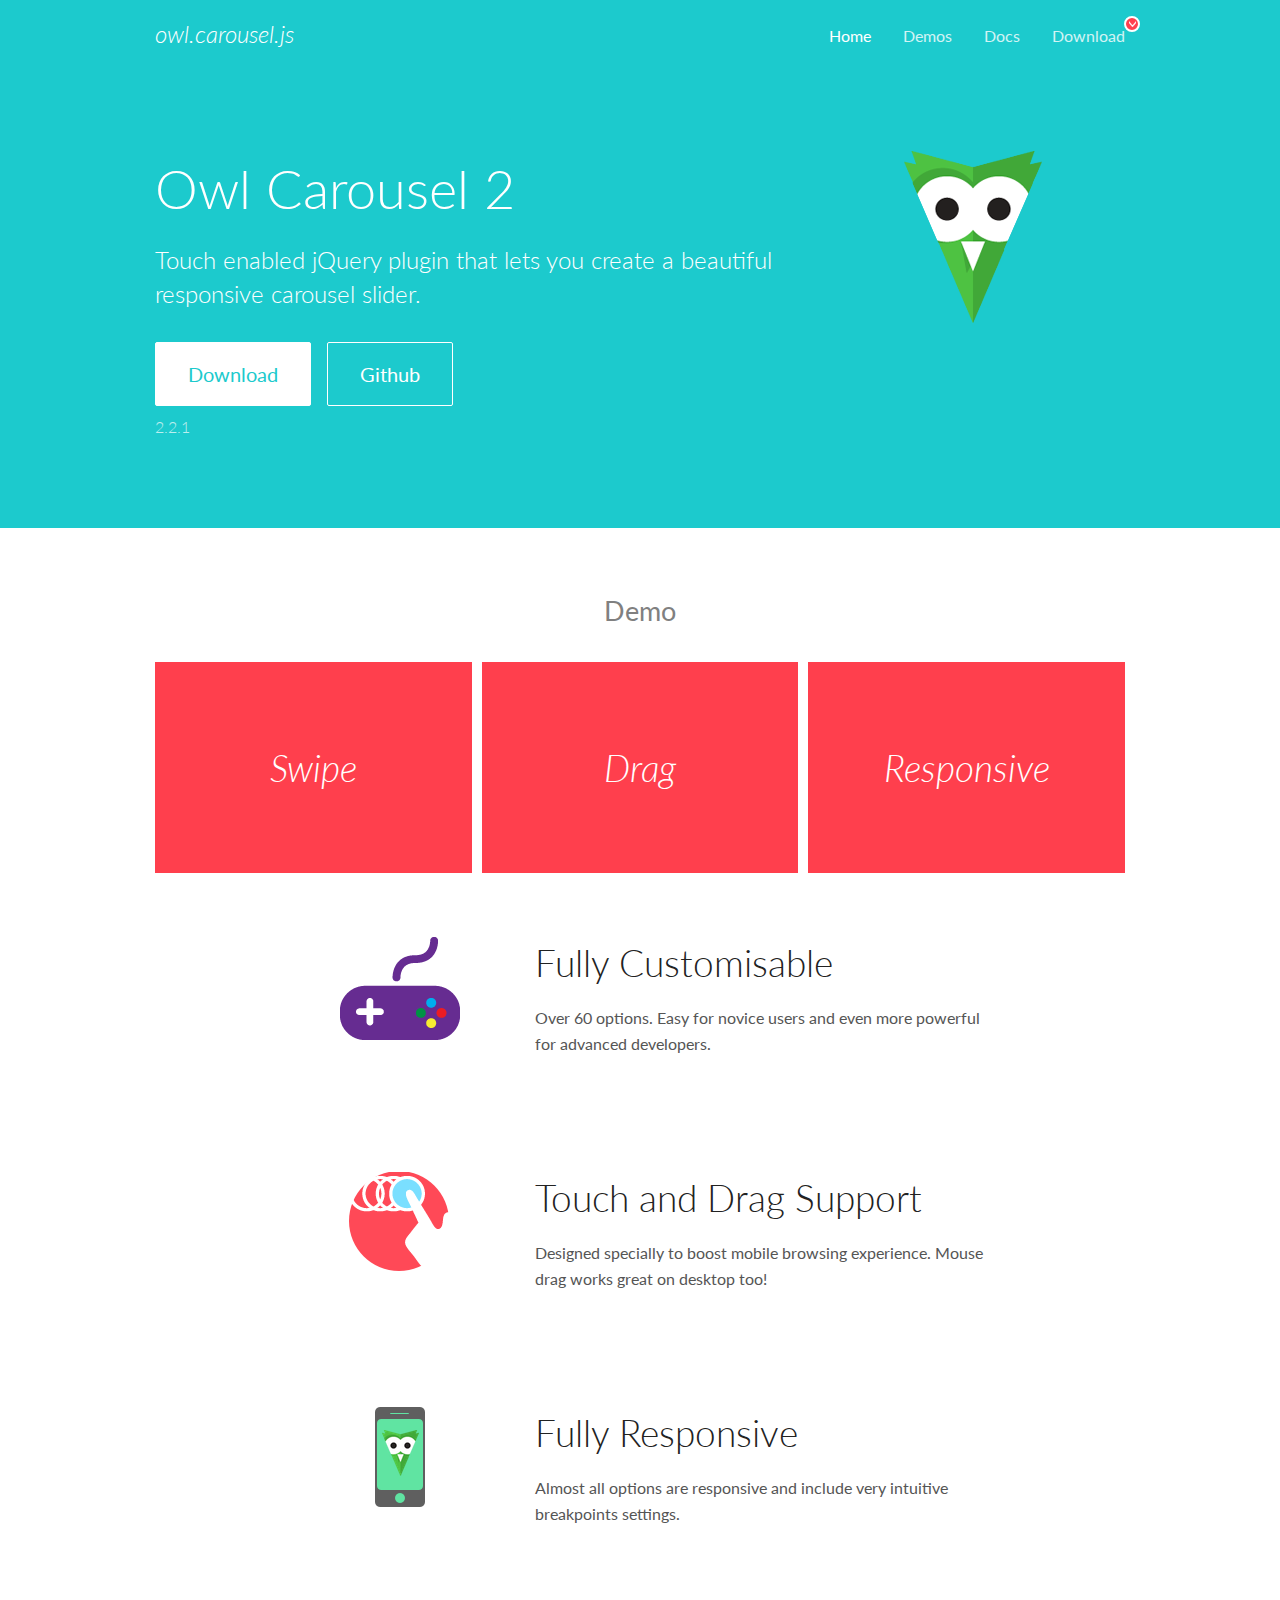
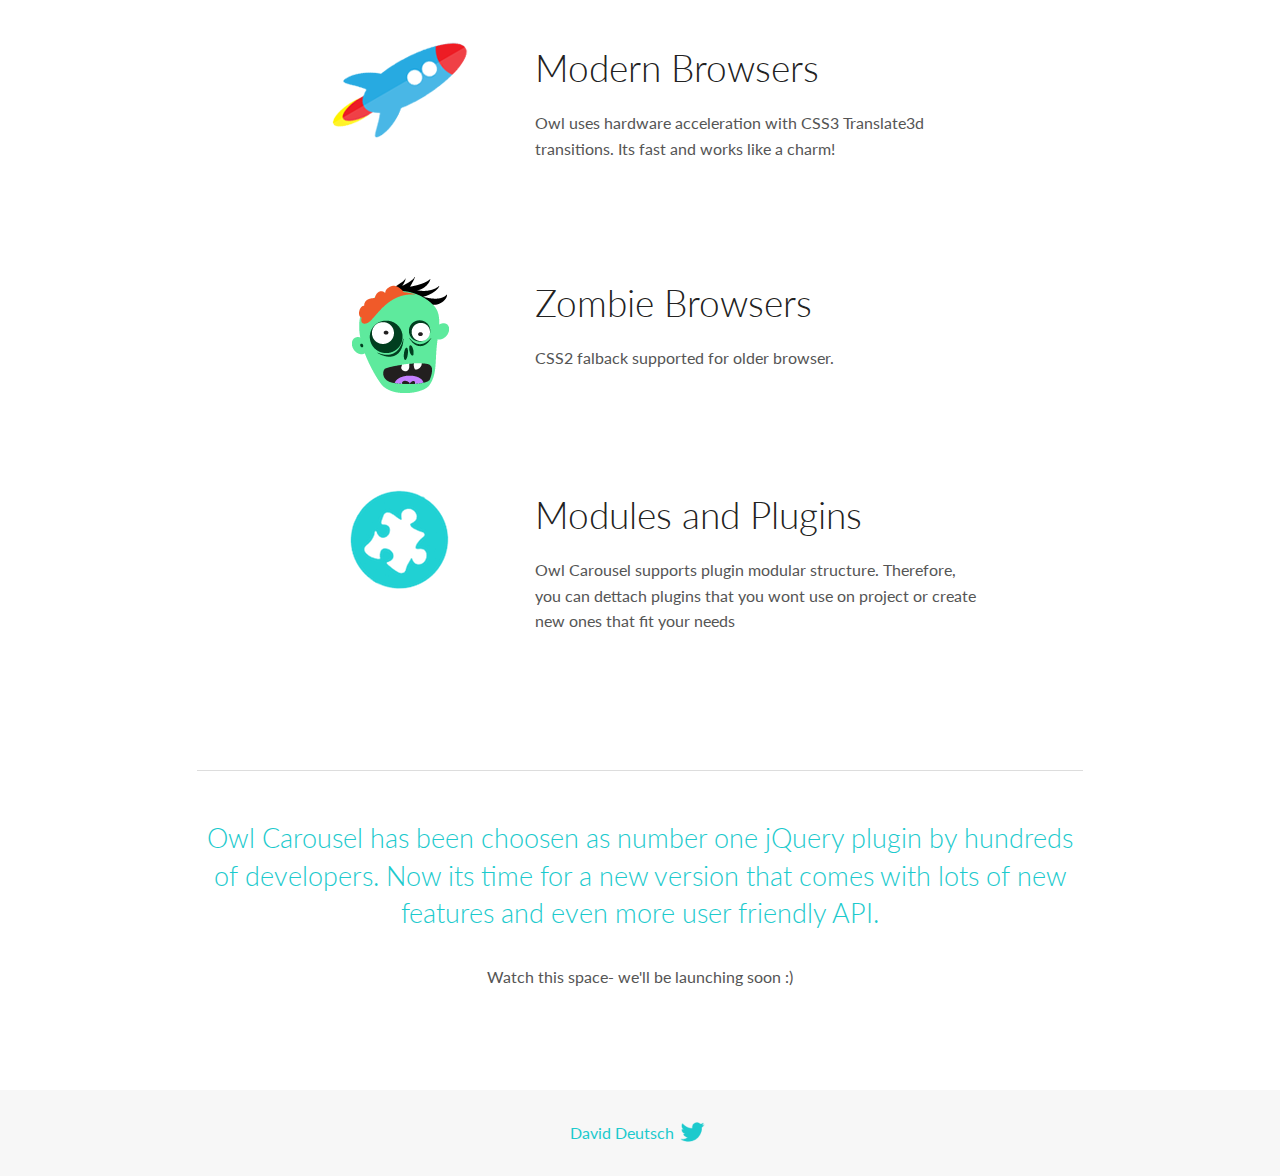
<file: lib/OwlCarousel2/docs/index.html>
<!DOCTYPE html>
<html lang="en">
  <head>

    <!-- head -->
    <meta charset="utf-8">
    <meta name="msapplication-tap-highlight" content="no" />
    <meta name="viewport" content="width=device-width, initial-scale=1.0" />
    <meta name="description" content="Touch enabled jQuery plugin that lets you create beautiful responsive carousel slider.">
    <meta name="author" content="David Deutsch">
    <title>
      Home | Owl Carousel | 2.2.1
    </title>

    <!-- Stylesheets -->
    <link href='https://fonts.googleapis.com/css?family=Lato:300,400,700,400italic,300italic' rel='stylesheet' type='text/css'>
    <link rel="stylesheet" href="assets/css/docs.theme.min.css">

    <!-- Owl Stylesheets -->
    <link rel="stylesheet" href="assets/owlcarousel/assets/owl.carousel.min.css">
    <link rel="stylesheet" href="assets/owlcarousel/assets/owl.theme.default.min.css">

    <!-- HTML5 shim and Respond.js IE8 support of HTML5 elements and media queries -->

    <!--[if lt IE 9]>
      <script src="https://oss.maxcdn.com/libs/html5shiv/3.7.0/html5shiv.js"></script>
      <script src="https://oss.maxcdn.com/libs/respond.js/1.3.0/respond.min.js"></script>
    <![endif]-->

    <!-- Favicons -->
    <link rel="apple-touch-icon-precomposed" sizes="144x144" href="assets/ico/apple-touch-icon-144-precomposed.png">
    <link rel="shortcut icon" href="assets/ico/favicon.png">
    <link rel="shortcut icon" href="favicon.ico">

    <!-- Yeah i know js should not be in header. Its required for demos.-->

    <!-- javascript -->
    <script src="assets/vendors/jquery.min.js"></script>
    <script src="assets/owlcarousel/owl.carousel.js"></script>
  </head>
  <body>

    <!-- header -->
    <header class="header">
      <div class="row">
        <div class="large-12 columns">
          <div class="brand left">
            <h3>
              <a href="/OwlCarousel2/">owl.carousel.js</a> 
            </h3>
          </div>
          <a id="toggle-nav" class="right">
            <span></span> <span></span> <span></span> 
          </a> 
          <div class="nav-bar">
            <ul class="clearfix">
              <li class="active">
                <a href="/OwlCarousel2/index.html">Home</a> 
              </li>
              <li> <a href="/OwlCarousel2/demos/demos.html">Demos</a>  </li>
              <li> <a href="/OwlCarousel2/docs/started-welcome.html">Docs</a>  </li>
              <li>
                <a href="https://github.com/OwlCarousel2/OwlCarousel2/archive/2.2.1.zip">Download</a> 
                <span class="download"></span> 
              </li>
            </ul>
          </div>
        </div>
      </div>
    </header>

    <!-- home panel -->
    <section id="hero">
      <div class="row">
        <div class="large-8 medium-8 columns">
          <h1>Owl Carousel 2</h1>
          <h4>Touch enabled jQuery plugin that lets you create a beautiful responsive carousel slider.</h4>
          <a href="https://github.com/OwlCarousel2/OwlCarousel2/archive/2.2.1.zip" class="hero-button">Download</a> 
          <a href="https://github.com/OwlCarousel2/OwlCarousel2" class="hero-button outline">Github</a> 
          <p>2.2.1</p>
        </div>
        <div class="large-4 medium-4 columns">
          <img class="owl-logo" src="assets/img/owl-logo.png" alt="mr. Owl">
        </div>
      </div>
    </section>

    <!-- body -->
    <div class="home-demo">
      <div class="row">
        <div class="large-12 columns">
          <h3>Demo</h3>
          <div class="owl-carousel">
            <div class="item">
              <h2>Swipe</h2>
            </div>
            <div class="item">
              <h2>Drag</h2>
            </div>
            <div class="item">
              <h2>Responsive</h2>
            </div>
            <div class="item">
              <h2>CSS3</h2>
            </div>
            <div class="item">
              <h2>Fast</h2>
            </div>
            <div class="item">
              <h2>Easy</h2>
            </div>
            <div class="item">
              <h2>Free</h2>
            </div>
            <div class="item">
              <h2>Upgradable</h2>
            </div>
            <div class="item">
              <h2>Tons of options</h2>
            </div>
            <div class="item">
              <h2>Infinity</h2>
            </div>
            <div class="item">
              <h2>Auto Width</h2>
            </div>
          </div>
        </div>
      </div>
    </div>
    <script>
      var owl = $('.owl-carousel');
      owl.owlCarousel({
        margin: 10,
        loop: true,
        responsive: {
          0: {
            items: 1
          },
          600: {
            items: 2
          },
          1000: {
            items: 3
          }
        }
      })
    </script>

    <!-- features -->
    <div id="features">
      <div class="row">
        <div class="small-12 medium-9 small-centered columns">
          <section class="row feature">
            <div class="medium-4 small-12 columns">
              <img src="assets/img/feature-options.png" alt="">
            </div>
            <div class="medium-8 small-12 columns">
              <h2>Fully Customisable</h2>
              <p>Over 60 options. Easy for novice users and even more powerful for advanced developers.</p>
            </div>
          </section>
          <section class="row feature">
            <div class="medium-4 small-12 columns">
              <img src="assets/img/feature-drag.png" alt="">
            </div>
            <div class="medium-8 small-12 columns">
              <h2>Touch and Drag Support</h2>
              <p>Designed specially to boost mobile browsing experience. Mouse drag works great on desktop too!</p>
            </div>
          </section>
          <section class="row feature">
            <div class="medium-4 small-12 columns">
              <img src="assets/img/feature-responsive.png" alt="">
            </div>
            <div class="medium-8 small-12 columns">
              <h2>Fully Responsive</h2>
              <p>Almost all options are responsive and include very intuitive breakpoints settings.</p>
            </div>
          </section>
          <section class="row feature">
            <div class="medium-4 small-12 columns">
              <img src="assets/img/feature-modern.png" alt="">
            </div>
            <div class="medium-8 small-12 columns">
              <h2>Modern Browsers</h2>
              <p>Owl uses hardware acceleration with CSS3 Translate3d transitions. Its fast and works like a charm! </p>
            </div>
          </section>
          <section class="row feature">
            <div class="medium-4 small-12 columns">
              <img src="assets/img/feature-zombie.png" alt="">
            </div>
            <div class="medium-8 small-12 columns">
              <h2>Zombie Browsers</h2>
              <p>CSS2 falback supported for older browser.</p>
            </div>
          </section>
          <section class="row feature">
            <div class="medium-4 small-12 columns">
              <img src="assets/img/feature-module.png" alt="">
            </div>
            <div class="medium-8 small-12 columns">
              <h2>Modules and Plugins</h2>
              <p>Owl Carousel supports plugin modular structure. Therefore, you can dettach plugins that you wont use on project or create new ones that fit your needs</p>
            </div>
          </section>
        </div>
      </div>
    </div>

    <!-- footer -->
    <section id="teaser-text">
      <div class="row">
        <div class="small-12 medium-11 small-centered columns">
          <hr>
          <h3 id="owl-carousel-has-been-choosen-as-number-one-jquery-plugin-by-hundreds-of-developers-now-its-time-for-a-new-version-that-comes-with-lots-of-new-features-and-even-more-user-friendly-api-">Owl Carousel has been choosen as number one jQuery plugin by hundreds of developers. Now its time for a new version that comes with lots of new features and even more user friendly API.</h3>
          <p>Watch this space- we&#39;ll be launching soon :)</p>
        </div>
      </div>
    </section>

    <!-- footer -->
    <footer class="footer">
      <div class="row">
        <div class="large-12 columns">
          <h5>
            <a href="/OwlCarousel2/docs/support-contact.html">David Deutsch</a> 
            <a id="custom-tweet-button" href="https://twitter.com/share?url=https://github.com/OwlCarousel2/OwlCarousel2&text=Owl Carousel - This is so awesome! " target="_blank"></a> 
          </h5>
        </div>
      </div>
    </footer>

    <!-- vendors -->
    <script src="assets/vendors/highlight.js"></script>
    <script src="assets/js/app.js"></script>
  </body>
</html>
</file>
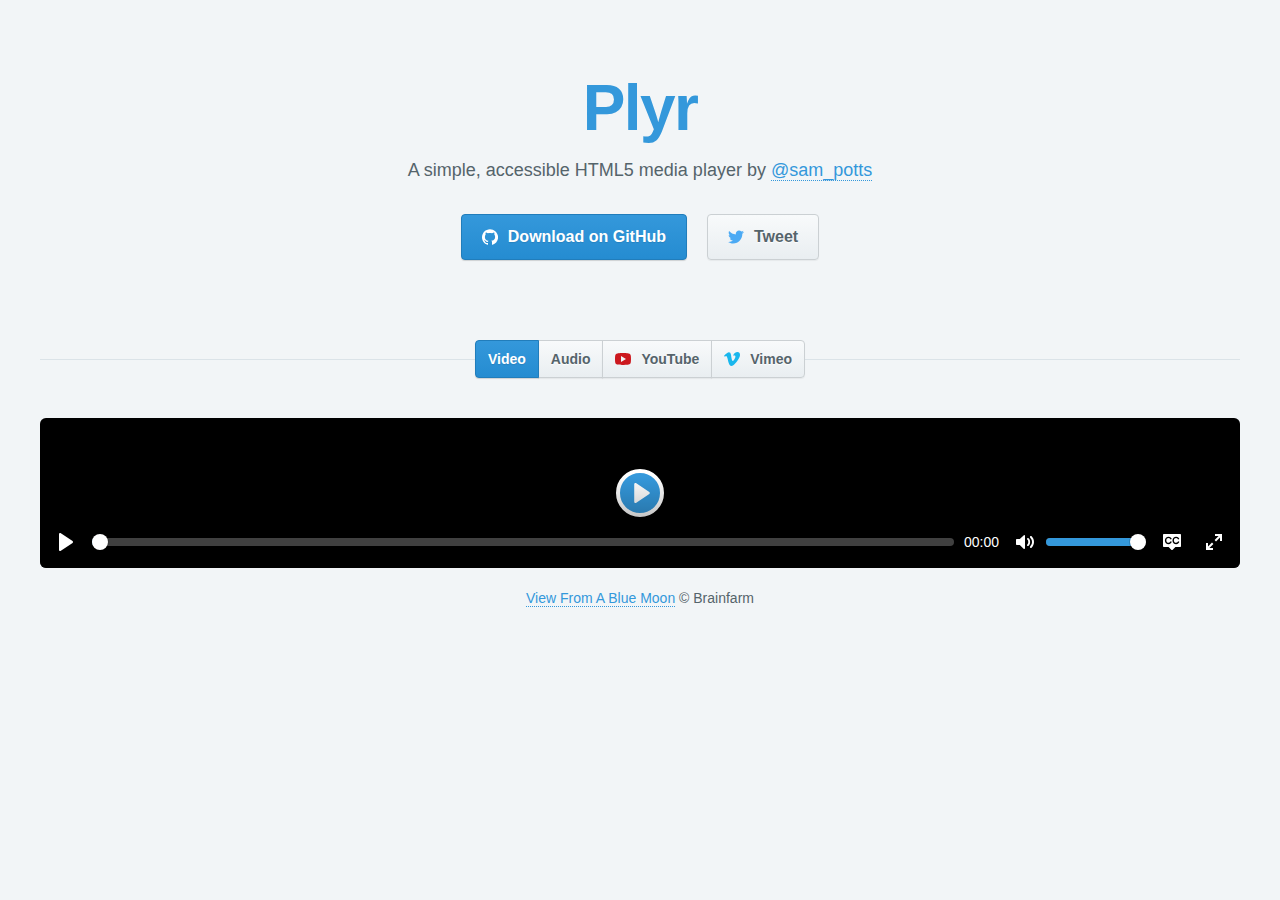
<file: lib/plyr/demo/index.html>
<!doctype html>
<html lang="en">
    <head>
        <meta charset="utf-8" />
        <title>Plyr - A simple HTML5 media player</title>
        <meta name="description" content="A simple HTML5 media player with custom controls and WebVTT captions.">
        <meta name="author" content="Sam Potts">
        <meta name="viewport" content="width=device-width, initial-scale=1">

        <!-- Styles -->
        <link rel="stylesheet" href="../dist/plyr.css">

        <!-- Docs styles -->
        <link rel="stylesheet" href="dist/demo.css">
    </head>
    <body>
        <header>
            <h1>Plyr</h1>
            <p>A simple, accessible HTML5 media player by <a href="https://twitter.com/sam_potts" target="_blank">@sam_potts</a></p>
            <nav>
                <ul>
                    <li>
                        <a href="https://github.com/sampotts/plyr" target="_blank" class="btn btn--large btn--primary" data-shr-network="github">
                            <svg class="icon"><use xlink:href="#icon-github"/></svg>Download on GitHub
                        </a>
                    </li>
                    <li>
                        <a href="https://twitter.com/intent/tweet?text=A+simple+HTML5+media+player+with+custom+controls+and+WebVTT+captions.&url=http%3A%2F%2Fplyr.io&via=Sam_Potts" target="_blank" class="btn btn--large btn--twitter" data-shr-network="twitter">
                            <svg class="icon"><use xlink:href="#icon-twitter"/></svg>Tweet
                        </a>
                    </li>
                </ul>
            </nav>
        </header>

        <main role="main" id="main">
            <nav class="btn__bar">
                <ul>
                    <li class="active">
                        <button type="button" class="btn" data-source="video">Video</button>
                    </li>
                    <li>
                        <button type="button" class="btn" data-source="audio">Audio</button>
                    </li>
                    <li>
                        <button type="button" class="btn btn--youtube" data-source="youtube"><svg class="icon"><use xlink:href="#icon-youtube"/></svg>YouTube</button>
                    </li>
                    <li>
                        <button type="button" class="btn btn--vimeo" data-source="vimeo"><svg class="icon"><use xlink:href="#icon-vimeo"/></svg>Vimeo</button>
                    </li>
                </ul>
            </nav>
            <section>
                <video poster="https://cdn.selz.com/plyr/1.5/View_From_A_Blue_Moon_Trailer-HD.jpg?v1" controls crossorigin>
                    <!-- Video files -->
                    <source src="https://cdn.selz.com/plyr/1.5/View_From_A_Blue_Moon_Trailer-HD.mp4" type="video/mp4">
                    <source src="https://cdn.selz.com/plyr/1.5/View_From_A_Blue_Moon_Trailer-HD.webm" type="video/webm">

                    <!-- Text track file -->
                    <track kind="captions" label="English" srclang="en" src="https://cdn.selz.com/plyr/1.5/View_From_A_Blue_Moon_Trailer-HD.en.vtt" default>

                    <!-- Fallback for browsers that don't support the <video> element -->
                    <a href="https://cdn.selz.com/plyr/1.5/View_From_A_Blue_Moon_Trailer-HD.mp4" download>Download</a>
                </video>

                <ul>
                    <li class="plyr__cite plyr__cite--video"><small><a href="http://viewfromabluemoon.com/" target="_blank">View From A Blue Moon</a> &copy; Brainfarm</small></li>
                    <li class="plyr__cite plyr__cite--audio"><small><a href="http://www.kishibashi.com/" target="_blank">Kishi Bashi &ndash; &ldquo;It All Began With A Burst&rdquo;</a> &copy; Kishi Bashi</small></li>
                    <li class="plyr__cite plyr__cite--youtube"><small><a href="https://www.youtube.com/watch?v=bTqVqk7FSmY" target="_blank">View From A Blue Moon</a> on <span class="color--youtube"><svg class="icon"><use xlink:href="#icon-youtube"/></svg>YouTube</span></small></li>
                    <li class="plyr__cite plyr__cite--vimeo"><small><a href="https://vimeo.com/ondemand/viewfromabluemoon4k" target="_blank">View From A Blue Moon</a> on <span class="color--vimeo"><svg class="icon"><use xlink:href="#icon-vimeo"/></svg>Vimeo</span></small></li>
                </ul>
            </section>
        </main>

        <!-- Plyr core script -->
        <script src="../dist/plyr.js"></script>

        <!-- Docs script -->
        <script src="dist/demo.js"></script>

        <!-- Rangetouch to fix <input type="range"> on touch devices (see https://rangetouch.com) -->
        <script src="https://cdn.rangetouch.com/1.0.1/rangetouch.js" async></script>

        <!-- Sharing libary (https://shr.one) -->
        <script src="https://cdn.shr.one/1.0.1/shr.js"></script>
        <script>if(window.shr) { window.shr.setup({ count: { classname: 'btn__count' } }); }</script>
    </body>
</html>
</file>
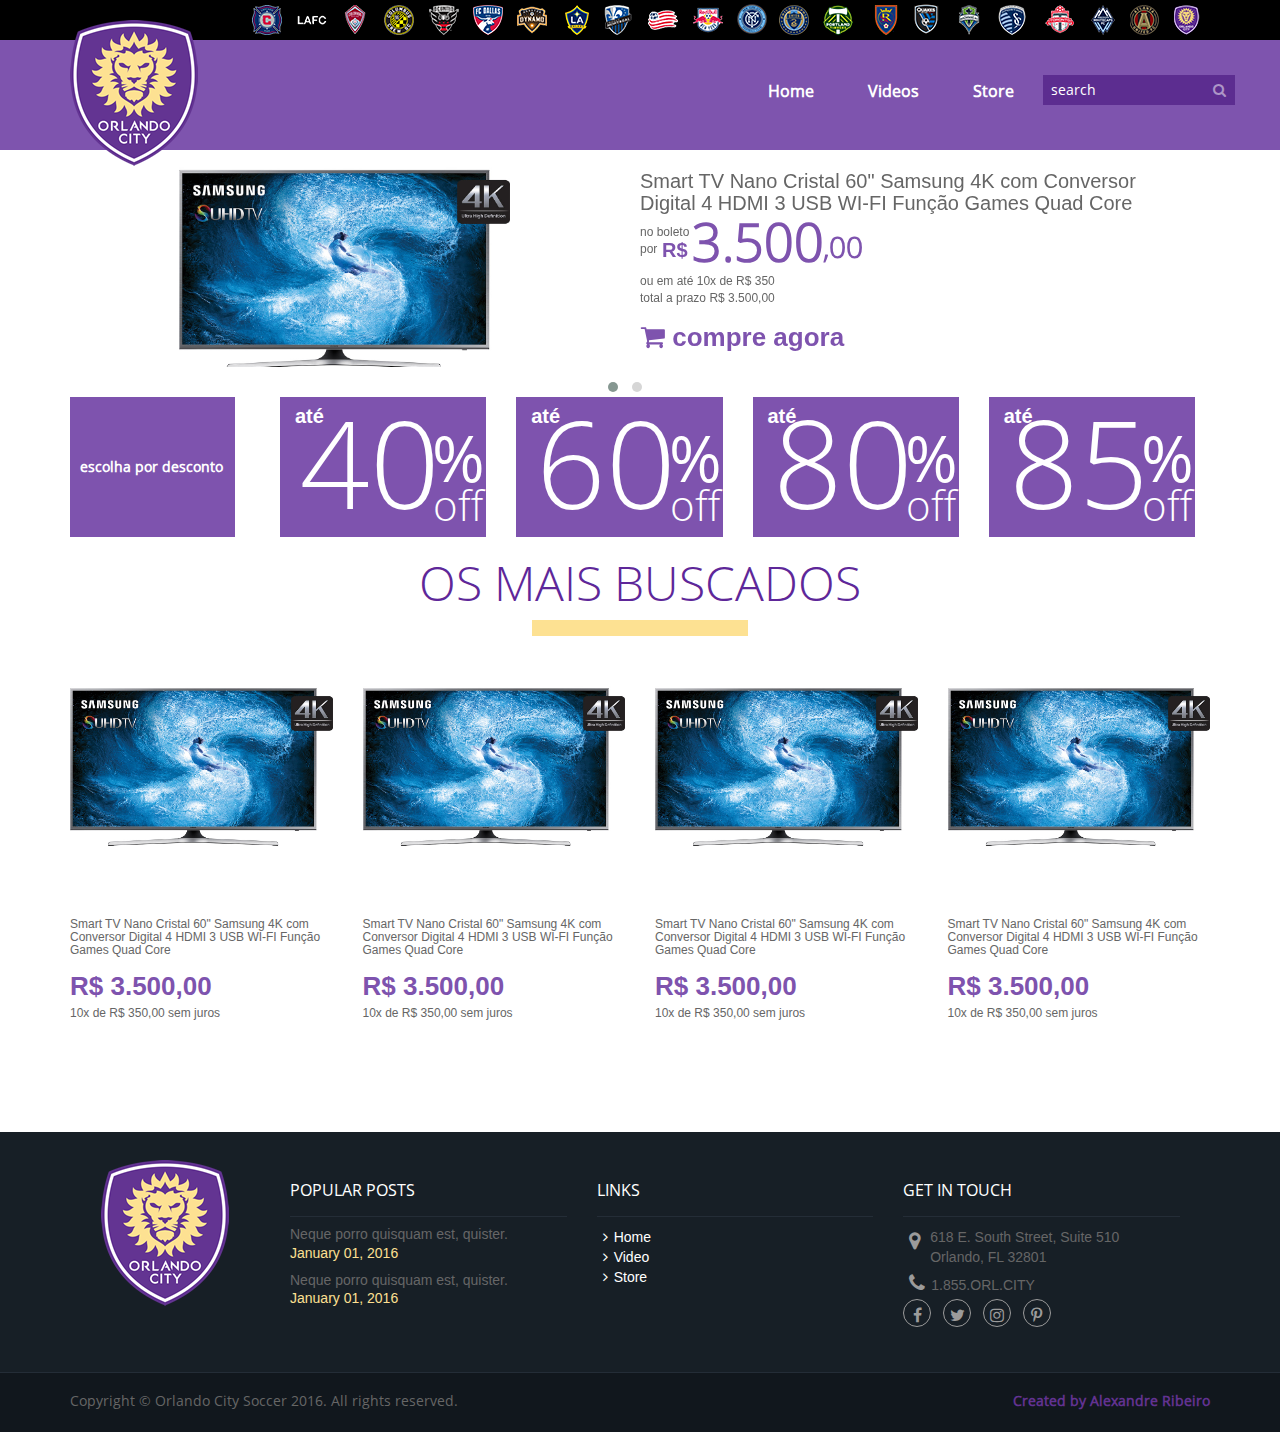
<file: shop.html>
<!DOCTYPE html>
<html>
	<head>
		<meta charset="utf-8">
		<title>Orlando City</title>
		<link rel="stylesheet" href="lib/bootstrap/css/bootstrap.min.css">
		<link rel="stylesheet" href="lib/plyr/dist/plyr.css">
		<link rel="stylesheet" href="lib/OwlCarousel2/dist/assets/owl.carousel.min.css">
		<link rel="stylesheet" href="lib/OwlCarousel2/dist/assets/owl.theme.default.css">
		<link rel="stylesheet" href="https://maxcdn.bootstrapcdn.com/font-awesome/4.5.0/css/font-awesome.min.css">
		<link rel="stylesheet" href="css/orlando.css">

	</head>
	<body>

		<header>
			
			<div class="container">
				<img id="logotipo" src="img/orlando-logo.png" alt="Logotipo">
			</div>

			<div class="header-black">
				
				<div class="container">
				
					<ul class="pull-right">
						<li class="club-01"><a href="#"></a></li>
						<li class="club-02"><a href="#"></a></li>
						<li class="club-03"><a href="#"></a></li>
						<li class="club-04"><a href="#"></a></li>
						<li class="club-05"><a href="#"></a></li>
						<li class="club-06"><a href="#"></a></li>
						<li class="club-07"><a href="#"></a></li>
						<li class="club-08"><a href="#"></a></li>
						<li class="club-09"><a href="#"></a></li>
						<li class="club-10"><a href="#"></a></li>
						<li class="club-11"><a href="#"></a></li>
						<li class="club-12"><a href="#"></a></li>
						<li class="club-13"><a href="#"></a></li>
						<li class="club-14"><a href="#"></a></li>
						<li class="club-15"><a href="#"></a></li>
						<li class="club-16"><a href="#"></a></li>
						<li class="club-17"><a href="#"></a></li>
						<li class="club-18"><a href="#"></a></li>
						<li class="club-19"><a href="#"></a></li>
						<li class="club-20"><a href="#"></a></li>
						<li class="club-21"><a href="#"></a></li>
						<li class="club-22"><a href="#"></a></li>
					</ul>

				</div>

			</div>

			<div class="container">
				
				<div class="row">
					
					<nav id="menu" class="pull-right">
						<ul>
							<li><a href="index.html">Home</a></li>
							<li><a href="video.html">Videos</a></li>
							<li><a href="shop.html">Store</a></li>
							<li class="search">
								<div class="input-group">
							      <input type="search" placeholder="search" id="input-search">
							      <span class="input-group-btn">
							        <button type="button"><i class="fa fa-search"></i></button>
							      </span>
							    </div><!-- /input-group -->
							</li>
						</ul>
					</nav>

				</div>

			</div>			

		</header>
		<section>
			
			<div class="container" id="destaque-produtos-container">

				<div id="destaque-produtos" class="row owl-carousel owl-theme">			
						<div class="item">
							<div class="item-inner">
								<div class="col-sm-6 col-imagem">
									<img src="img/produtos/SmartTVSamsung.jpg" alt="SmartTVSamsung" id="produto-venda">
								</div>
								<div class="col-sm-6 col-descricao">
									<h2 id="descriçao-do-produto">Smart TV Nano Cristal 60" Samsung 4K com Conversor Digital 4 HDMI 3 USB WI-FI Função Games Quad Core</h2>
									<div class="box-valor">
										<div class="text-noboleto text-cinza">no boleto</div>
										<div class="text-por text-cinza">por</div>
										<div class="text-reais text-roxo">R$</div>
										<div class="text-valor text-roxo">3.500</div>
										<div class="text-valor-centavos text-roxo">,00</div>
										<div class="text-parcelas text-cinza">ou em até 10x de R$ 350</div>
										<div class="text-total text-cinza">total a prazo R$ 3.500,00</div>	
									</div>
									<a href="#" class="btn btn-comprar text-roxo"><i class="fa fa-shopping-cart"></i> compre agora</a>
								</div>
							</div>
						</div>
					<div class="item">
							<div class="item-inner">
								<div class="col-sm-6 col-imagem">
									<img src="img/produtos/SmartTVSamsung.jpg" alt="SmartTVSamsung" id="produto-venda">
								</div>
								<div class="col-sm-6 col-descricao">
									<h2 id="descriçao-do-produto">Smart TV Nano Cristal 60" Samsung 4K com Conversor Digital 4 HDMI 3 USB WI-FI Função Games Quad Core</h2>
									<div class="box-valor">
										<div class="text-noboleto text-cinza">no boleto</div>
										<div class="text-por text-cinza">por</div>
										<div class="text-reais text-roxo">R$</div>
										<div class="text-valor text-roxo">3.500</div>
										<div class="text-valor-centavos text-roxo">,00</div>
										<div class="text-parcelas text-cinza">ou em até 10x de R$ 350</div>
										<div class="text-total text-cinza">total a prazo R$ 3.500,00</div>	
									</div>
									<a href="#" class="btn btn-comprar text-roxo"><i class="fa fa-shopping-cart"></i> compre agora</a>
								</div>
							</div>
						</div>

					</div>
				</div>

			</div>

			<div id="promocoes" class="container">
				
				<div class="row">
					<div class="col-md-2">
						
						<div class="box-promocao box-1">
							<p>escolha por desconto</p>
						</div>

					</div>
					<div class="col-md-10">
						
						<div class="row-fluid">
							<div class="col-md-3">
								<div class="box-promocao">
									<div class="text-ate">até</div>
									<div class="text-numero">40</div>
									<div class="text-porcento">%</div>
									<div class="text-off">off</div>
								</div>
							</div>
							<div class="col-md-3">
								<div class="box-promocao">
									<div class="text-ate">até</div>
									<div class="text-numero">60</div>
									<div class="text-porcento">%</div>
									<div class="text-off">off</div>
								</div>
							</div>
							<div class="col-md-3">
								<div class="box-promocao">
									<div class="text-ate">até</div>
									<div class="text-numero">80</div>
									<div class="text-porcento">%</div>
									<div class="text-off">off</div>
								</div>
							</div>
							<div class="col-md-3">
								<div class="box-promocao">
									<div class="text-ate">até</div>
									<div class="text-numero">85</div>
									<div class="text-porcento">%</div>
									<div class="text-off">off</div>
								</div>
							</div>
						</div>

					</div>
				</div>

			</div>

			<div id="mais-buscados" class="container">
				
				<div class="row text-center title-default-roxo">
					<h2>os mais buscados</h2>
					<hr>	
				</div>

				<div class="row">
					
					<div class="col-md-3">
						<div class="box-produto-info">
							<a href="#">
								<img img src="img/produtos/SmartTVSamsung.jpg" alt="SmartTVSamsung" class="produto-img">
								<h3>Smart TV Nano Cristal 60" Samsung 4K com Conversor Digital 4 HDMI 3 USB WI-FI Função Games Quad Core</h3>
								<div class="text-valor-box text-roxo">R$ 3.500,00</div>
								<div class="text-parcelado text-cinza">10x de R$ 350,00 sem juros</div>
							</a>
						</div>

					</div>
					<div class="col-md-3">
						<div class="box-produto-info">
							<a href="#">
								<img img src="img/produtos/SmartTVSamsung.jpg" alt="SmartTVSamsung" class="produto-img">
								<h3>Smart TV Nano Cristal 60" Samsung 4K com Conversor Digital 4 HDMI 3 USB WI-FI Função Games Quad Core</h3>
								<div class="text-valor-box text-roxo">R$ 3.500,00</div>
								<div class="text-parcelado text-cinza">10x de R$ 350,00 sem juros</div>
							</a>
						</div>

					</div>
					<div class="col-md-3">
						<div class="box-produto-info">
							<a href="#">
								<img img src="img/produtos/SmartTVSamsung.jpg" alt="SmartTVSamsung" class="produto-img">
								<h3>Smart TV Nano Cristal 60" Samsung 4K com Conversor Digital 4 HDMI 3 USB WI-FI Função Games Quad Core</h3>
								<div class="text-valor-box text-roxo">R$ 3.500,00</div>
								<div class="text-parcelado text-cinza">10x de R$ 350,00 sem juros</div>
							</a>
						</div>

					</div>
					<div class="col-md-3">
						<div class="box-produto-info">
							<a href="#">
								<img img src="img/produtos/SmartTVSamsung.jpg" alt="SmartTVSamsung" class="produto-img">
								<h3>Smart TV Nano Cristal 60" Samsung 4K com Conversor Digital 4 HDMI 3 USB WI-FI Função Games Quad Core</h3>
								<div class="text-valor-box text-roxo">R$ 3.500,00</div>
								<div class="text-parcelado text-cinza">10x de R$ 350,00 sem juros</div>
							</a>
						</div>

					</div>

				</div>

			</div>

		</section>
		<footer>
			
			<div class="row row-cinza-claro">
				
				<div class="container">
					
					<div class="row">
						
						<div class="col-md-2 text-center hidden-xs">
							
							<img class="logotipo" src="img/orlando-logo.png" alt="Logotipo">

						</div>
						<div class="col-md-10">
							
							<div class="row row-cols">
								<div class="col-md-4 col-popular-post hidden-xs">
									
									<h4>POPULAR POSTS</h4>

									<ul class="list-unstyled">
										<li>
											<h5>Neque porro quisquam est, quister.</h5>
											<time>January 01, 2016</time>
										</li>
										<li>
											<h5>Neque porro quisquam est, quister.</h5>
											<time>January 01, 2016</time>
										</li>

									</ul>

								</div>
								<div class="col-md-4 col-links hidden-xs">
									
									<h4>LINKS</h4>

									<ul class="list-unstyled">
										<li><a href="index.html"><i class="fa fa-angle-right"></i>Home</a></li>
										<li><a href="video.html"><i class="fa fa-angle-right"></i>Video</a></li>
										<li><a href="shop.html"><i class="fa fa-angle-right"></i>Store</a></li>
									</ul>

								</div>
								<div class="col-md-4 col-get-in-touch">
									
									<h4 class="hidden-xs">GET IN TOUCH</h4>

									<address class="hidden-xs">
										<i class="fa fa-map-marker"></i> <span>618 E. South Street, Suite 510<br/>Orlando, FL 32801</span>
									</address>

									<p class="hidden-xs"><a href="tel:1855ORLCITY"><i class="fa fa-phone"></i>1.855.ORL.CITY</a></p>
									<div class="row-fluid visible-xs">
										<div class="col-xs-6">
											<a href="#" class="btn btn-footer "><i class="fa fa-map-marker"></i>Location</a>
										</div>
										<div class="col-xs-6">
											<a href="#" class="btn btn-footer"><i class="fa fa-phone"></i>Call</a>
										</div>
									</div>

									<ul class="list-unstyled list-socials">
										<li>
											<a href="#" target="_blank"><i class="fa fa-facebook"></i></a>
										</li>
										<li>
											<a href="#" target="_blank"><i class="fa fa-twitter"></i></a>
										</li>
										<li>
											<a href="#" target="_blank"><i class="fa fa-instagram"></i></a>
										</li>
										<li>
											<a href="#" target="_blank"><i class="fa fa-pinterest-p"></i></a>
										</li>
										<li class="page-up">
											<a href="#" id="page-up" target="_blank"><i class="fa fa-chevron-up"></i></a>
										</li>

									</ul>

								</div>
							</div>

						</div>

					</div>

				</div>

			</div>

			<div class="row row-cinza-escuro">
				
				<div class="container copyright-mobile">
					
					<p class="pull-left">Copyright © Orlando City Soccer 2016. All rights reserved.</p>
					<p class="pull-right text-roxo">Created by Alexandre Ribeiro</p>

				</div>

			</div>

		</footer>

		<script src="lib/jquery/jquery.min.js"></script>
		<script src="lib/OwlCarousel2/dist/owl.carousel.min.js"></script>
		<script src="lib/bootstrap/js/bootstrap.min.js"></script>
		<script src="js/efeito.js"></script>
		<script>

				$("#destaque-produtos").owlCarousel({
			 
			      autoPlay: 1000,
			      items : 1,
			      //singleItem: true
			      
			 
			  	});		  	 	

			</script>
		</body>
</html>
</file>
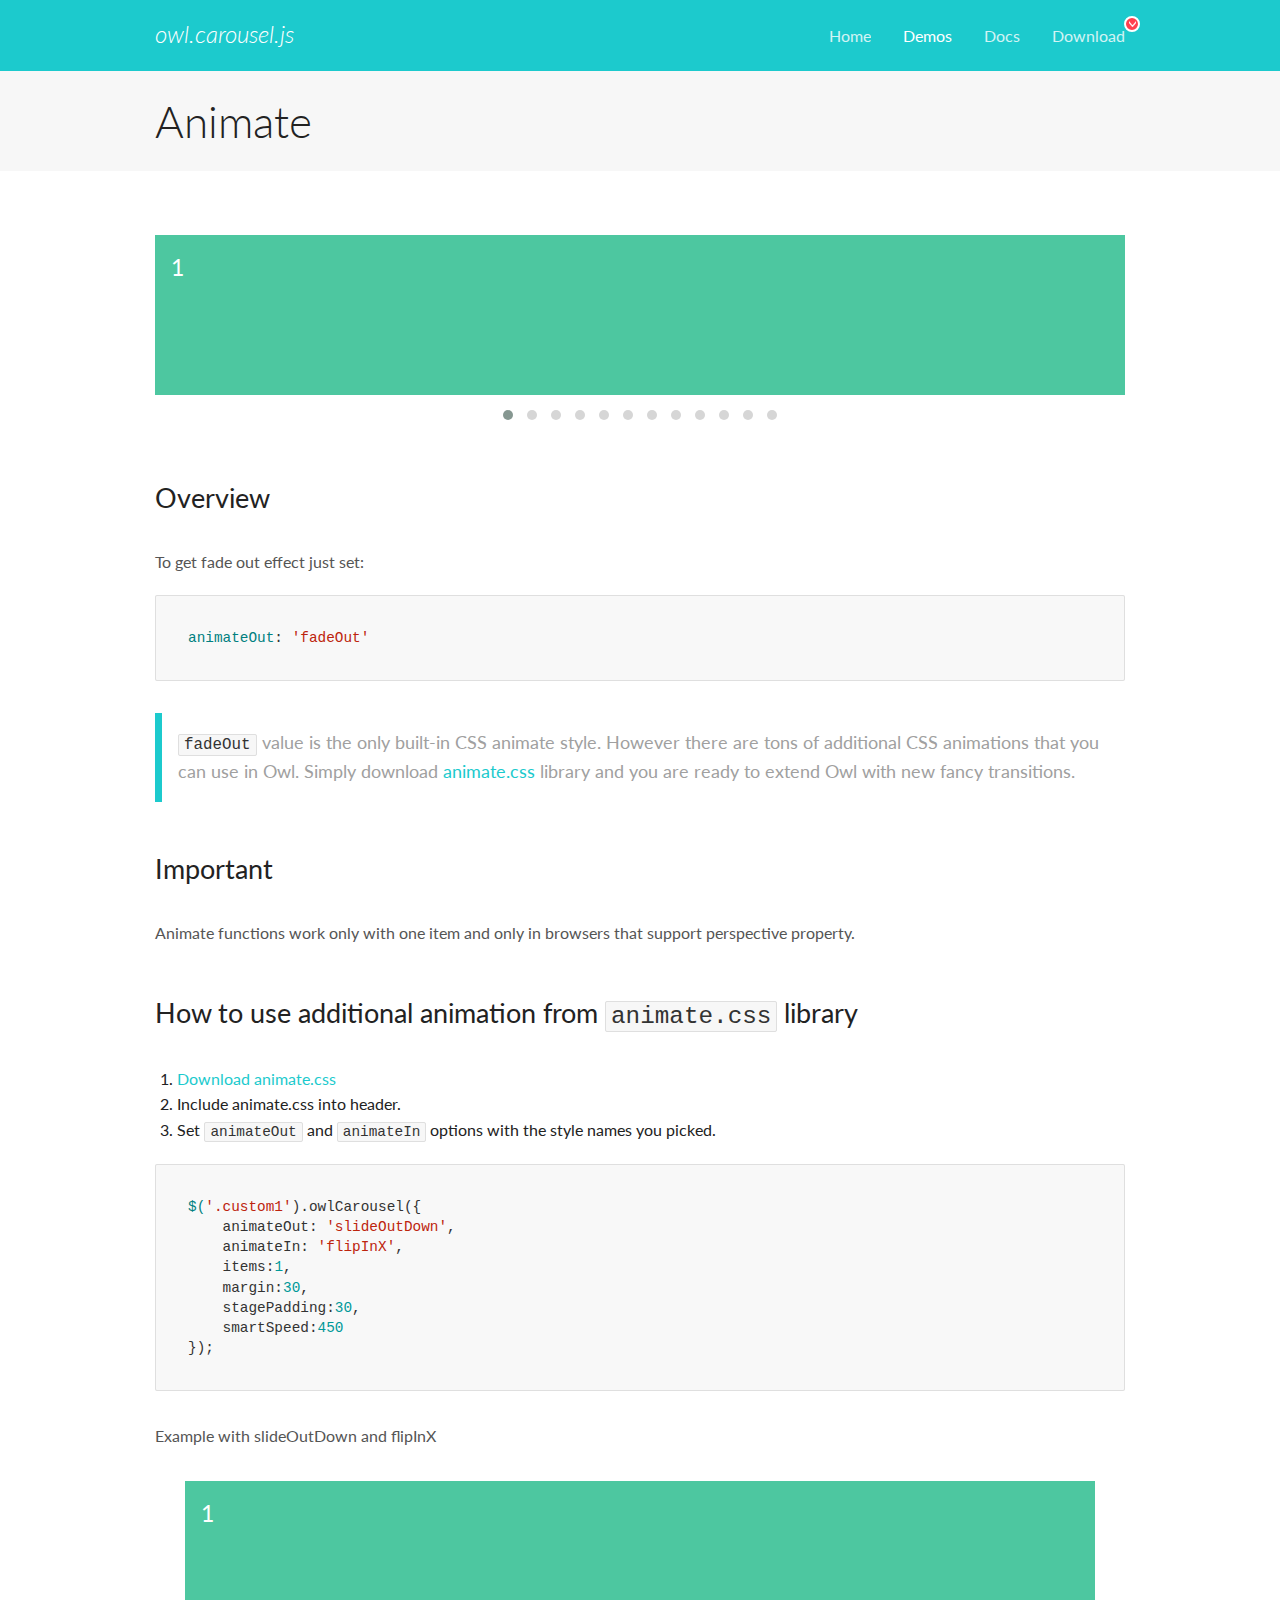
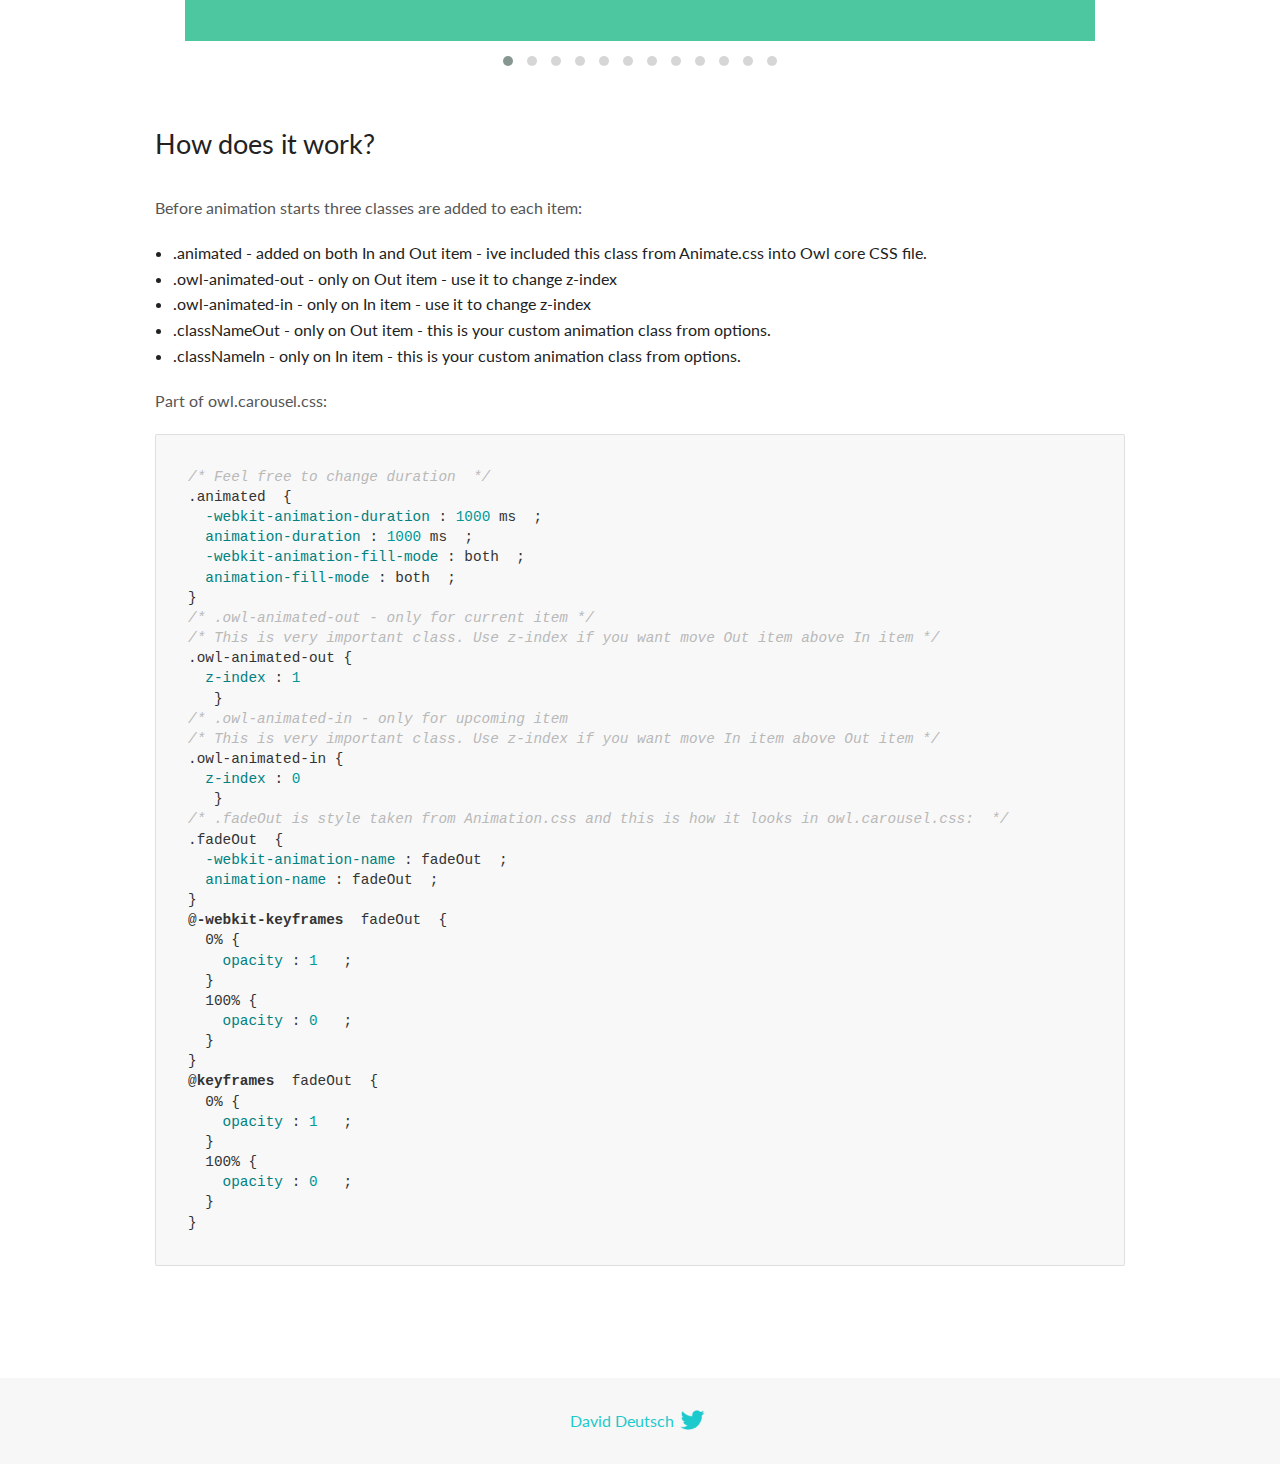
<file: lib/OwlCarousel2/docs/demos/animate.html>
<!DOCTYPE html>
<html lang="en">
  <head>

    <!-- head -->
    <meta charset="utf-8">
    <meta name="msapplication-tap-highlight" content="no" />
    <meta name="viewport" content="width=device-width, initial-scale=1.0" />
    <meta name="description" content="Animate carousel">
    <meta name="author" content="David Deutsch">
    <title>
      Animate Demo | Owl Carousel | 2.2.1
    </title>

    <!-- Stylesheets -->
    <link href='https://fonts.googleapis.com/css?family=Lato:300,400,700,400italic,300italic' rel='stylesheet' type='text/css'>
    <link rel="stylesheet" href="../assets/css/docs.theme.min.css">

    <!-- Owl Stylesheets -->
    <link rel="stylesheet" href="../assets/owlcarousel/assets/owl.carousel.min.css">
    <link rel="stylesheet" href="../assets/owlcarousel/assets/owl.theme.default.min.css">

    <!-- HTML5 shim and Respond.js IE8 support of HTML5 elements and media queries -->

    <!--[if lt IE 9]>
      <script src="https://oss.maxcdn.com/libs/html5shiv/3.7.0/html5shiv.js"></script>
      <script src="https://oss.maxcdn.com/libs/respond.js/1.3.0/respond.min.js"></script>
    <![endif]-->

    <!-- Favicons -->
    <link rel="apple-touch-icon-precomposed" sizes="144x144" href="../assets/ico/apple-touch-icon-144-precomposed.png">
    <link rel="shortcut icon" href="../assets/ico/favicon.png">
    <link rel="shortcut icon" href="favicon.ico">

    <!-- Yeah i know js should not be in header. Its required for demos.-->

    <!-- javascript -->
    <script src="../assets/vendors/jquery.min.js"></script>
    <script src="../assets/owlcarousel/owl.carousel.js"></script>
  </head>
  <body>

    <!-- header -->
    <header class="header">
      <div class="row">
        <div class="large-12 columns">
          <div class="brand left">
            <h3>
              <a href="/OwlCarousel2/">owl.carousel.js</a> 
            </h3>
          </div>
          <a id="toggle-nav" class="right">
            <span></span> <span></span> <span></span> 
          </a> 
          <div class="nav-bar">
            <ul class="clearfix">
              <li> <a href="/OwlCarousel2/index.html">Home</a>  </li>
              <li class="active">
                <a href="/OwlCarousel2/demos/demos.html">Demos</a> 
              </li>
              <li> <a href="/OwlCarousel2/docs/started-welcome.html">Docs</a>  </li>
              <li>
                <a href="https://github.com/OwlCarousel2/OwlCarousel2/archive/2.2.1.zip">Download</a> 
                <span class="download"></span> 
              </li>
            </ul>
          </div>
        </div>
      </div>
    </header>

    <!-- title -->
    <section class="title">
      <div class="row">
        <div class="large-12 columns">
          <h1>Animate</h1>
        </div>
      </div>
    </section>

    <!--  Demos -->
    <section id="demos">
      <div class="row">
        <div class="large-12 columns">
          <div class="fadeOut owl-carousel owl-theme">
            <div class="item">
              <h4>1</h4>
            </div>
            <div class="item">
              <h4>2</h4>
            </div>
            <div class="item">
              <h4>3</h4>
            </div>
            <div class="item">
              <h4>4</h4>
            </div>
            <div class="item">
              <h4>5</h4>
            </div>
            <div class="item">
              <h4>6</h4>
            </div>
            <div class="item">
              <h4>7</h4>
            </div>
            <div class="item">
              <h4>8</h4>
            </div>
            <div class="item">
              <h4>9</h4>
            </div>
            <div class="item">
              <h4>10</h4>
            </div>
            <div class="item">
              <h4>11</h4>
            </div>
            <div class="item">
              <h4>12</h4>
            </div>
          </div>
          <h3 id="overview">Overview</h3>
          <p>To get fade out effect just set:</p>
          <pre><code>animateOut: &#39;fadeOut&#39;</code></pre>
          <blockquote>
            <p><code>fadeOut</code> value is the only built-in CSS animate style. However there are tons of additional CSS animations that you can use in Owl. Simply download
              <a href="https://daneden.github.io/animate.css/">animate.css</a>  library and you are ready to extend Owl with new fancy transitions.</p>
          </blockquote>
          <h3 id="important">Important</h3>
          <p>Animate functions work only with one item and only in browsers that support perspective property.</p>
          <h3 id="how-to-use-additional-animation-from-animate-css-library">How to use additional animation from <code>animate.css</code> library</h3>
          <ol>
            <li> <a href="https://daneden.github.io/animate.css/">Download animate.css</a>  </li>
            <li>Include animate.css into header.</li>
            <li>Set <code>animateOut</code> and <code>animateIn</code> options with the style names you picked.</li>
          </ol>
          <pre><code>$(&#39;.custom1&#39;).owlCarousel({
    animateOut: &#39;slideOutDown&#39;,
    animateIn: &#39;flipInX&#39;,
    items:1,
    margin:30,
    stagePadding:30,
    smartSpeed:450
});</code></pre>
          <p>Example with slideOutDown and flipInX</p>
          <div class="custom1 owl-carousel owl-theme">
            <div class="item">
              <h4>1</h4>
            </div>
            <div class="item">
              <h4>2</h4>
            </div>
            <div class="item">
              <h4>3</h4>
            </div>
            <div class="item">
              <h4>4</h4>
            </div>
            <div class="item">
              <h4>5</h4>
            </div>
            <div class="item">
              <h4>6</h4>
            </div>
            <div class="item">
              <h4>7</h4>
            </div>
            <div class="item">
              <h4>8</h4>
            </div>
            <div class="item">
              <h4>9</h4>
            </div>
            <div class="item">
              <h4>10</h4>
            </div>
            <div class="item">
              <h4>11</h4>
            </div>
            <div class="item">
              <h4>12</h4>
            </div>
          </div>
          <h3 id="how-does-it-work-">How does it work?</h3>
          <p>Before animation starts three classes are added to each item:</p>
          <ul>
            <li>.animated - added on both In and Out item - ive included this class from Animate.css into Owl core CSS file.</li>
            <li>.owl-animated-out - only on Out item - use it to change z-index</li>
            <li>.owl-animated-in - only on In item - use it to change z-index</li>
            <li>.classNameOut - only on Out item - this is your custom animation class from options.</li>
            <li>.classNameIn - only on In item - this is your custom animation class from options.</li>
          </ul>
          <p>Part of owl.carousel.css:</p>
          <pre><code class="language-css"><span class="comment">/* Feel free to change duration  */</span> 
<span class="class">.animated</span>  <span class="rules">{
  <span class="rule"><span class="attribute">-webkit-animation-duration</span> :<span class="value"> <span class="number">1000</span> ms</span> </span> ;
  <span class="rule"><span class="attribute">animation-duration</span> :<span class="value"> <span class="number">1000</span> ms</span> </span> ;
  <span class="rule"><span class="attribute">-webkit-animation-fill-mode</span> :<span class="value"> both</span> </span> ;
  <span class="rule"><span class="attribute">animation-fill-mode</span> :<span class="value"> both</span> </span> ;
<span class="rule">}</span> </span> 
<span class="comment">/* .owl-animated-out - only for current item */</span> 
<span class="comment">/* This is very important class. Use z-index if you want move Out item above In item */</span> 
<span class="class">.owl-animated-out</span> <span class="rules">{
  <span class="rule"><span class="attribute">z-index</span> :<span class="value"> <span class="number">1</span> 
</span> </span> </span> }
<span class="comment">/* .owl-animated-in - only for upcoming item
/* This is very important class. Use z-index if you want move In item above Out item */</span> 
<span class="class">.owl-animated-in</span> <span class="rules">{
  <span class="rule"><span class="attribute">z-index</span> :<span class="value"> <span class="number">0</span> 
</span> </span> </span> }
<span class="comment">/* .fadeOut is style taken from Animation.css and this is how it looks in owl.carousel.css:  */</span> 
<span class="class">.fadeOut</span>  <span class="rules">{
  <span class="rule"><span class="attribute">-webkit-animation-name</span> :<span class="value"> fadeOut</span> </span> ;
  <span class="rule"><span class="attribute">animation-name</span> :<span class="value"> fadeOut</span> </span> ;
<span class="rule">}</span> </span> 
<span class="at_rule">@<span class="keyword">-webkit-keyframes</span>  fadeOut </span> {
  0% <span class="rules">{
    <span class="rule"><span class="attribute">opacity</span> :<span class="value"> <span class="number">1</span> </span> </span> ;
  <span class="rule">}</span> </span> 
  100% <span class="rules">{
    <span class="rule"><span class="attribute">opacity</span> :<span class="value"> <span class="number">0</span> </span> </span> ;
  <span class="rule">}</span> </span> 
}
<span class="at_rule">@<span class="keyword">keyframes</span>  fadeOut </span> {
  0% <span class="rules">{
    <span class="rule"><span class="attribute">opacity</span> :<span class="value"> <span class="number">1</span> </span> </span> ;
  <span class="rule">}</span> </span> 
  100% <span class="rules">{
    <span class="rule"><span class="attribute">opacity</span> :<span class="value"> <span class="number">0</span> </span> </span> ;
  <span class="rule">}</span> </span> 
}</code></pre>
          <link rel="stylesheet" href="../assets/css/animate.css">
          <script>
            jQuery(document).ready(function($) {
              $('.fadeOut').owlCarousel({
                items: 1,
                animateOut: 'fadeOut',
                loop: true,
                margin: 10,
              });
              $('.custom1').owlCarousel({
                animateOut: 'slideOutDown',
                animateIn: 'flipInX',
                items: 1,
                margin: 30,
                stagePadding: 30,
                smartSpeed: 450
              });
            });
          </script>
        </div>
      </div>
    </section>

    <!-- footer -->
    <footer class="footer">
      <div class="row">
        <div class="large-12 columns">
          <h5>
            <a href="/OwlCarousel2/docs/support-contact.html">David Deutsch</a> 
            <a id="custom-tweet-button" href="https://twitter.com/share?url=https://github.com/OwlCarousel2/OwlCarousel2&text=Owl Carousel - This is so awesome! " target="_blank"></a> 
          </h5>
        </div>
      </div>
    </footer>

    <!-- vendors -->
    <script src="../assets/vendors/highlight.js"></script>
    <script src="../assets/js/app.js"></script>
  </body>
</html>
</file>
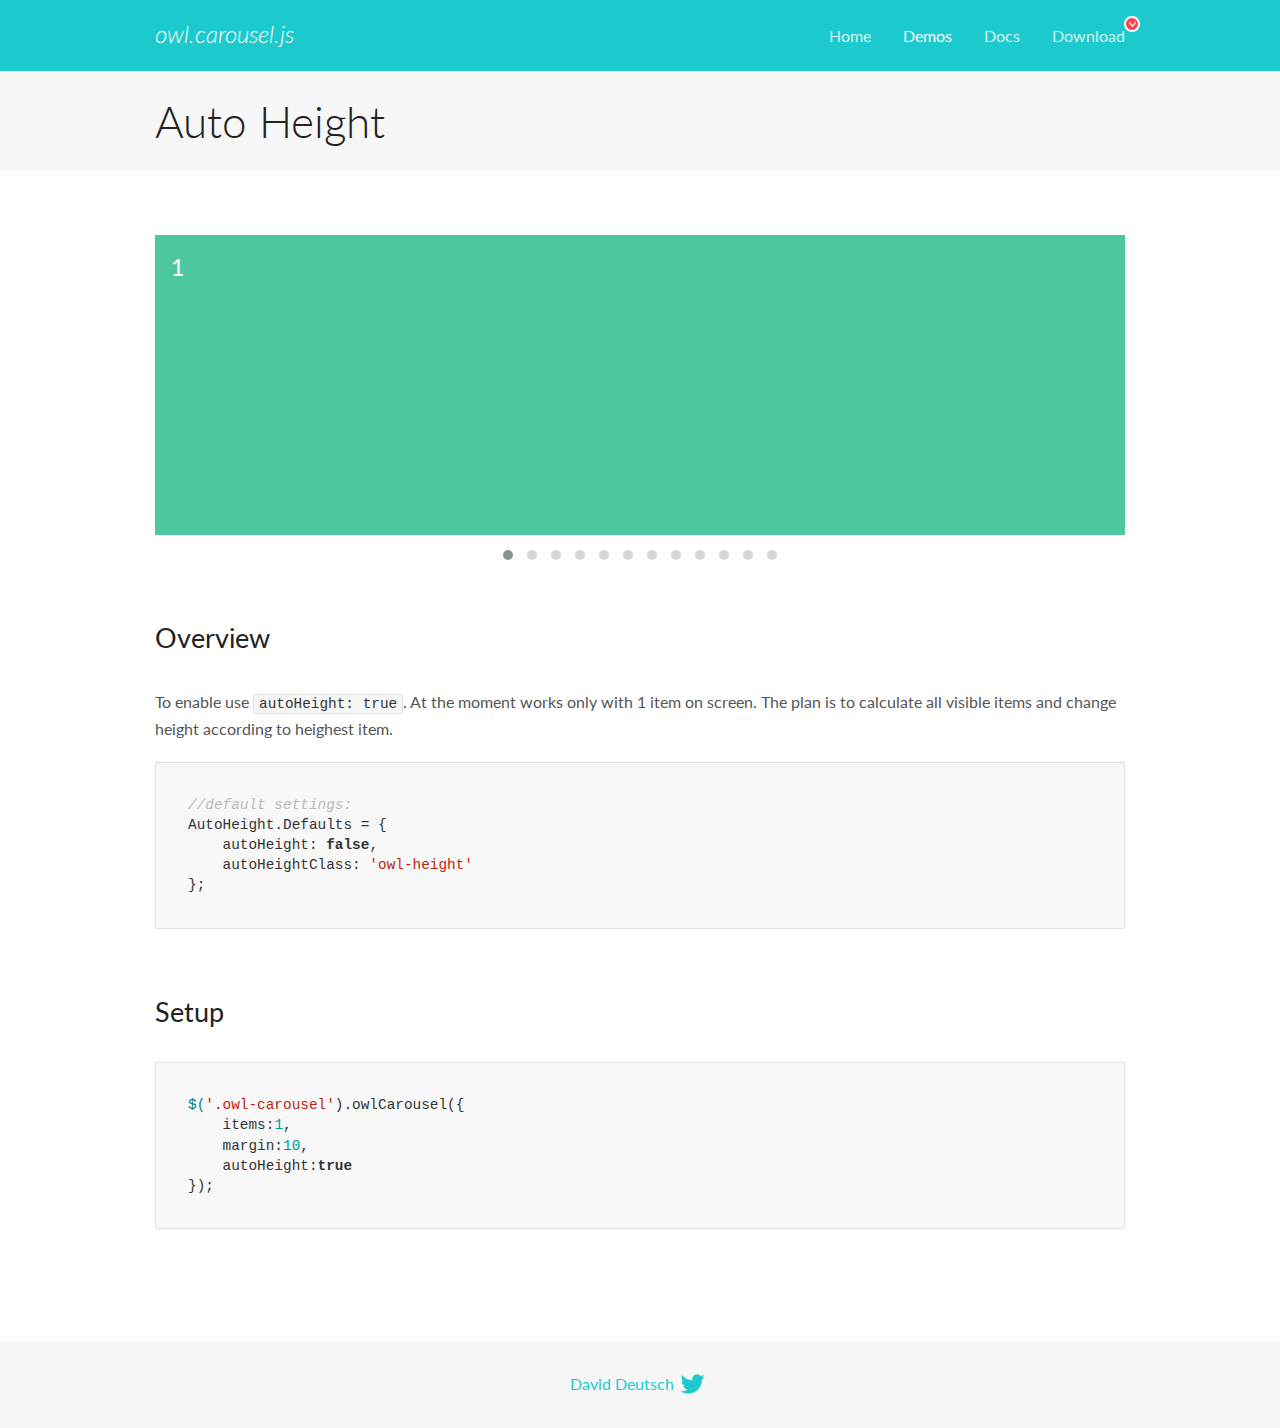
<file: lib/OwlCarousel2/docs/demos/autoheight.html>
<!DOCTYPE html>
<html lang="en">
  <head>

    <!-- head -->
    <meta charset="utf-8">
    <meta name="msapplication-tap-highlight" content="no" />
    <meta name="viewport" content="width=device-width, initial-scale=1.0" />
    <meta name="description" content="autoHeight usage demo">
    <meta name="author" content="David Deutsch">
    <title>
      Auto Height Demo | Owl Carousel | 2.2.1
    </title>

    <!-- Stylesheets -->
    <link href='https://fonts.googleapis.com/css?family=Lato:300,400,700,400italic,300italic' rel='stylesheet' type='text/css'>
    <link rel="stylesheet" href="../assets/css/docs.theme.min.css">

    <!-- Owl Stylesheets -->
    <link rel="stylesheet" href="../assets/owlcarousel/assets/owl.carousel.min.css">
    <link rel="stylesheet" href="../assets/owlcarousel/assets/owl.theme.default.min.css">

    <!-- HTML5 shim and Respond.js IE8 support of HTML5 elements and media queries -->

    <!--[if lt IE 9]>
      <script src="https://oss.maxcdn.com/libs/html5shiv/3.7.0/html5shiv.js"></script>
      <script src="https://oss.maxcdn.com/libs/respond.js/1.3.0/respond.min.js"></script>
    <![endif]-->

    <!-- Favicons -->
    <link rel="apple-touch-icon-precomposed" sizes="144x144" href="../assets/ico/apple-touch-icon-144-precomposed.png">
    <link rel="shortcut icon" href="../assets/ico/favicon.png">
    <link rel="shortcut icon" href="favicon.ico">

    <!-- Yeah i know js should not be in header. Its required for demos.-->

    <!-- javascript -->
    <script src="../assets/vendors/jquery.min.js"></script>
    <script src="../assets/owlcarousel/owl.carousel.js"></script>
  </head>
  <body>

    <!-- header -->
    <header class="header">
      <div class="row">
        <div class="large-12 columns">
          <div class="brand left">
            <h3>
              <a href="/OwlCarousel2/">owl.carousel.js</a> 
            </h3>
          </div>
          <a id="toggle-nav" class="right">
            <span></span> <span></span> <span></span> 
          </a> 
          <div class="nav-bar">
            <ul class="clearfix">
              <li> <a href="/OwlCarousel2/index.html">Home</a>  </li>
              <li class="active">
                <a href="/OwlCarousel2/demos/demos.html">Demos</a> 
              </li>
              <li> <a href="/OwlCarousel2/docs/started-welcome.html">Docs</a>  </li>
              <li>
                <a href="https://github.com/OwlCarousel2/OwlCarousel2/archive/2.2.1.zip">Download</a> 
                <span class="download"></span> 
              </li>
            </ul>
          </div>
        </div>
      </div>
    </header>

    <!-- title -->
    <section class="title">
      <div class="row">
        <div class="large-12 columns">
          <h1>Auto Height</h1>
        </div>
      </div>
    </section>

    <!--  Demos -->
    <section id="demos">
      <div class="row">
        <div class="large-12 columns">
          <div class="owl-carousel owl-theme">
            <div class="item" style="height:300px">
              <h4>1</h4>
            </div>
            <div class="item" style="height:100px">
              <h4>2</h4>
            </div>
            <div class="item" style="height:500px">
              <h4>3</h4>
            </div>
            <div class="item" style="height:250px">
              <h4>4</h4>
            </div>
            <div class="item" style="height:400px">
              <h4>5</h4>
            </div>
            <div class="item" style="height:500px">
              <h4>6</h4>
            </div>
            <div class="item" style="height:600px">
              <h4>7</h4>
            </div>
            <div class="item" style="height:400px">
              <h4>8</h4>
            </div>
            <div class="item" style="height:300px">
              <h4>9</h4>
            </div>
            <div class="item" style="height:350px">
              <h4>10</h4>
            </div>
            <div class="item" style="height:200px">
              <h4>11</h4>
            </div>
            <div class="item" style="height:150px">
              <h4>12</h4>
            </div>
          </div>
          <h3 id="overview">Overview</h3>
          <p>To enable use <code>autoHeight: true</code>. At the moment works only with 1 item on screen. The plan is to calculate all visible items and change height according to heighest item.</p>
          <pre><code>//default settings:
AutoHeight.Defaults = {
    autoHeight: false,
    autoHeightClass: &#39;owl-height&#39;
};</code></pre>
          <h3 id="setup">Setup</h3>
          <pre><code>$(&#39;.owl-carousel&#39;).owlCarousel({
    items:1,
    margin:10,
    autoHeight:true
});</code></pre>
          <script>
            $(document).ready(function() {
              $('.owl-carousel').owlCarousel({
                items: 1,
                margin: 10,
                autoHeight: true
              });
            })
          </script>
        </div>
      </div>
    </section>

    <!-- footer -->
    <footer class="footer">
      <div class="row">
        <div class="large-12 columns">
          <h5>
            <a href="/OwlCarousel2/docs/support-contact.html">David Deutsch</a> 
            <a id="custom-tweet-button" href="https://twitter.com/share?url=https://github.com/OwlCarousel2/OwlCarousel2&text=Owl Carousel - This is so awesome! " target="_blank"></a> 
          </h5>
        </div>
      </div>
    </footer>

    <!-- vendors -->
    <script src="../assets/vendors/highlight.js"></script>
    <script src="../assets/js/app.js"></script>
  </body>
</html>
</file>
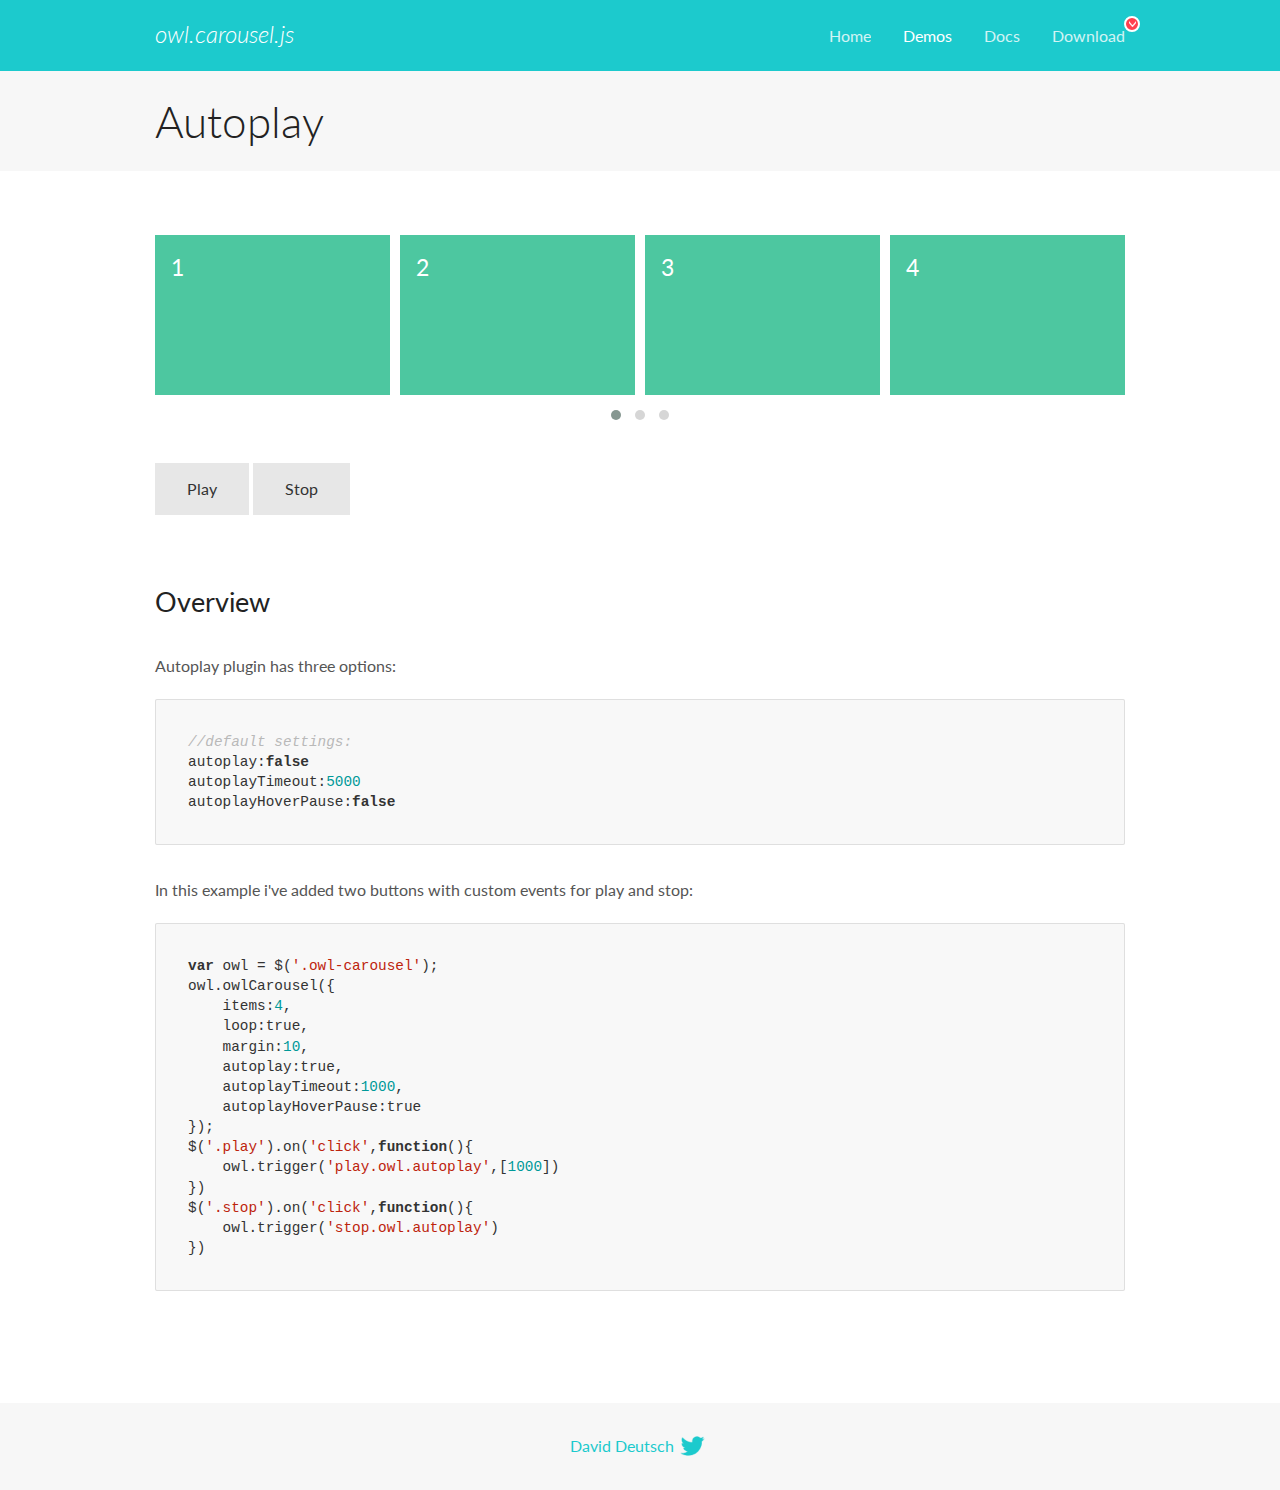
<file: lib/OwlCarousel2/docs/demos/autoplay.html>
<!DOCTYPE html>
<html lang="en">
  <head>

    <!-- head -->
    <meta charset="utf-8">
    <meta name="msapplication-tap-highlight" content="no" />
    <meta name="viewport" content="width=device-width, initial-scale=1.0" />
    <meta name="description" content="Autoplay usage demo">
    <meta name="author" content="David Deutsch">
    <title>
      Autoplay Demo | Owl Carousel | 2.2.1
    </title>

    <!-- Stylesheets -->
    <link href='https://fonts.googleapis.com/css?family=Lato:300,400,700,400italic,300italic' rel='stylesheet' type='text/css'>
    <link rel="stylesheet" href="../assets/css/docs.theme.min.css">

    <!-- Owl Stylesheets -->
    <link rel="stylesheet" href="../assets/owlcarousel/assets/owl.carousel.min.css">
    <link rel="stylesheet" href="../assets/owlcarousel/assets/owl.theme.default.min.css">

    <!-- HTML5 shim and Respond.js IE8 support of HTML5 elements and media queries -->

    <!--[if lt IE 9]>
      <script src="https://oss.maxcdn.com/libs/html5shiv/3.7.0/html5shiv.js"></script>
      <script src="https://oss.maxcdn.com/libs/respond.js/1.3.0/respond.min.js"></script>
    <![endif]-->

    <!-- Favicons -->
    <link rel="apple-touch-icon-precomposed" sizes="144x144" href="../assets/ico/apple-touch-icon-144-precomposed.png">
    <link rel="shortcut icon" href="../assets/ico/favicon.png">
    <link rel="shortcut icon" href="favicon.ico">

    <!-- Yeah i know js should not be in header. Its required for demos.-->

    <!-- javascript -->
    <script src="../assets/vendors/jquery.min.js"></script>
    <script src="../assets/owlcarousel/owl.carousel.js"></script>
  </head>
  <body>

    <!-- header -->
    <header class="header">
      <div class="row">
        <div class="large-12 columns">
          <div class="brand left">
            <h3>
              <a href="/OwlCarousel2/">owl.carousel.js</a> 
            </h3>
          </div>
          <a id="toggle-nav" class="right">
            <span></span> <span></span> <span></span> 
          </a> 
          <div class="nav-bar">
            <ul class="clearfix">
              <li> <a href="/OwlCarousel2/index.html">Home</a>  </li>
              <li class="active">
                <a href="/OwlCarousel2/demos/demos.html">Demos</a> 
              </li>
              <li> <a href="/OwlCarousel2/docs/started-welcome.html">Docs</a>  </li>
              <li>
                <a href="https://github.com/OwlCarousel2/OwlCarousel2/archive/2.2.1.zip">Download</a> 
                <span class="download"></span> 
              </li>
            </ul>
          </div>
        </div>
      </div>
    </header>

    <!-- title -->
    <section class="title">
      <div class="row">
        <div class="large-12 columns">
          <h1>Autoplay</h1>
        </div>
      </div>
    </section>

    <!--  Demos -->
    <section id="demos">
      <div class="row">
        <div class="large-12 columns">
          <div class="owl-carousel owl-theme">
            <div class="item">
              <h4>1</h4>
            </div>
            <div class="item">
              <h4>2</h4>
            </div>
            <div class="item">
              <h4>3</h4>
            </div>
            <div class="item">
              <h4>4</h4>
            </div>
            <div class="item">
              <h4>5</h4>
            </div>
            <div class="item">
              <h4>6</h4>
            </div>
            <div class="item">
              <h4>7</h4>
            </div>
            <div class="item">
              <h4>8</h4>
            </div>
            <div class="item">
              <h4>9</h4>
            </div>
            <div class="item">
              <h4>10</h4>
            </div>
            <div class="item">
              <h4>11</h4>
            </div>
            <div class="item">
              <h4>12</h4>
            </div>
          </div>
          <a class="button secondary play">Play</a> 
          <a class="button secondary stop">Stop</a> 
          <h3 id="overview">Overview</h3>
          <p>Autoplay plugin has three options:</p>
          <pre><code>//default settings:
autoplay:false
autoplayTimeout:5000
autoplayHoverPause:false</code></pre>
          <p>In this example i&#39;ve added two buttons with custom events for play and stop:</p>
          <pre><code>var owl = $(&#39;.owl-carousel&#39;);
owl.owlCarousel({
    items:4,
    loop:true,
    margin:10,
    autoplay:true,
    autoplayTimeout:1000,
    autoplayHoverPause:true
});
$(&#39;.play&#39;).on(&#39;click&#39;,function(){
    owl.trigger(&#39;play.owl.autoplay&#39;,[1000])
})
$(&#39;.stop&#39;).on(&#39;click&#39;,function(){
    owl.trigger(&#39;stop.owl.autoplay&#39;)
})</code></pre>
          <script>
            $(document).ready(function() {
              var owl = $('.owl-carousel');
              owl.owlCarousel({
                items: 4,
                loop: true,
                margin: 10,
                autoplay: true,
                autoplayTimeout: 1000,
                autoplayHoverPause: true
              });
              $('.play').on('click', function() {
                owl.trigger('play.owl.autoplay', [1000])
              })
              $('.stop').on('click', function() {
                owl.trigger('stop.owl.autoplay')
              })
            })
          </script>
        </div>
      </div>
    </section>

    <!-- footer -->
    <footer class="footer">
      <div class="row">
        <div class="large-12 columns">
          <h5>
            <a href="/OwlCarousel2/docs/support-contact.html">David Deutsch</a> 
            <a id="custom-tweet-button" href="https://twitter.com/share?url=https://github.com/OwlCarousel2/OwlCarousel2&text=Owl Carousel - This is so awesome! " target="_blank"></a> 
          </h5>
        </div>
      </div>
    </footer>

    <!-- vendors -->
    <script src="../assets/vendors/highlight.js"></script>
    <script src="../assets/js/app.js"></script>
  </body>
</html>
</file>
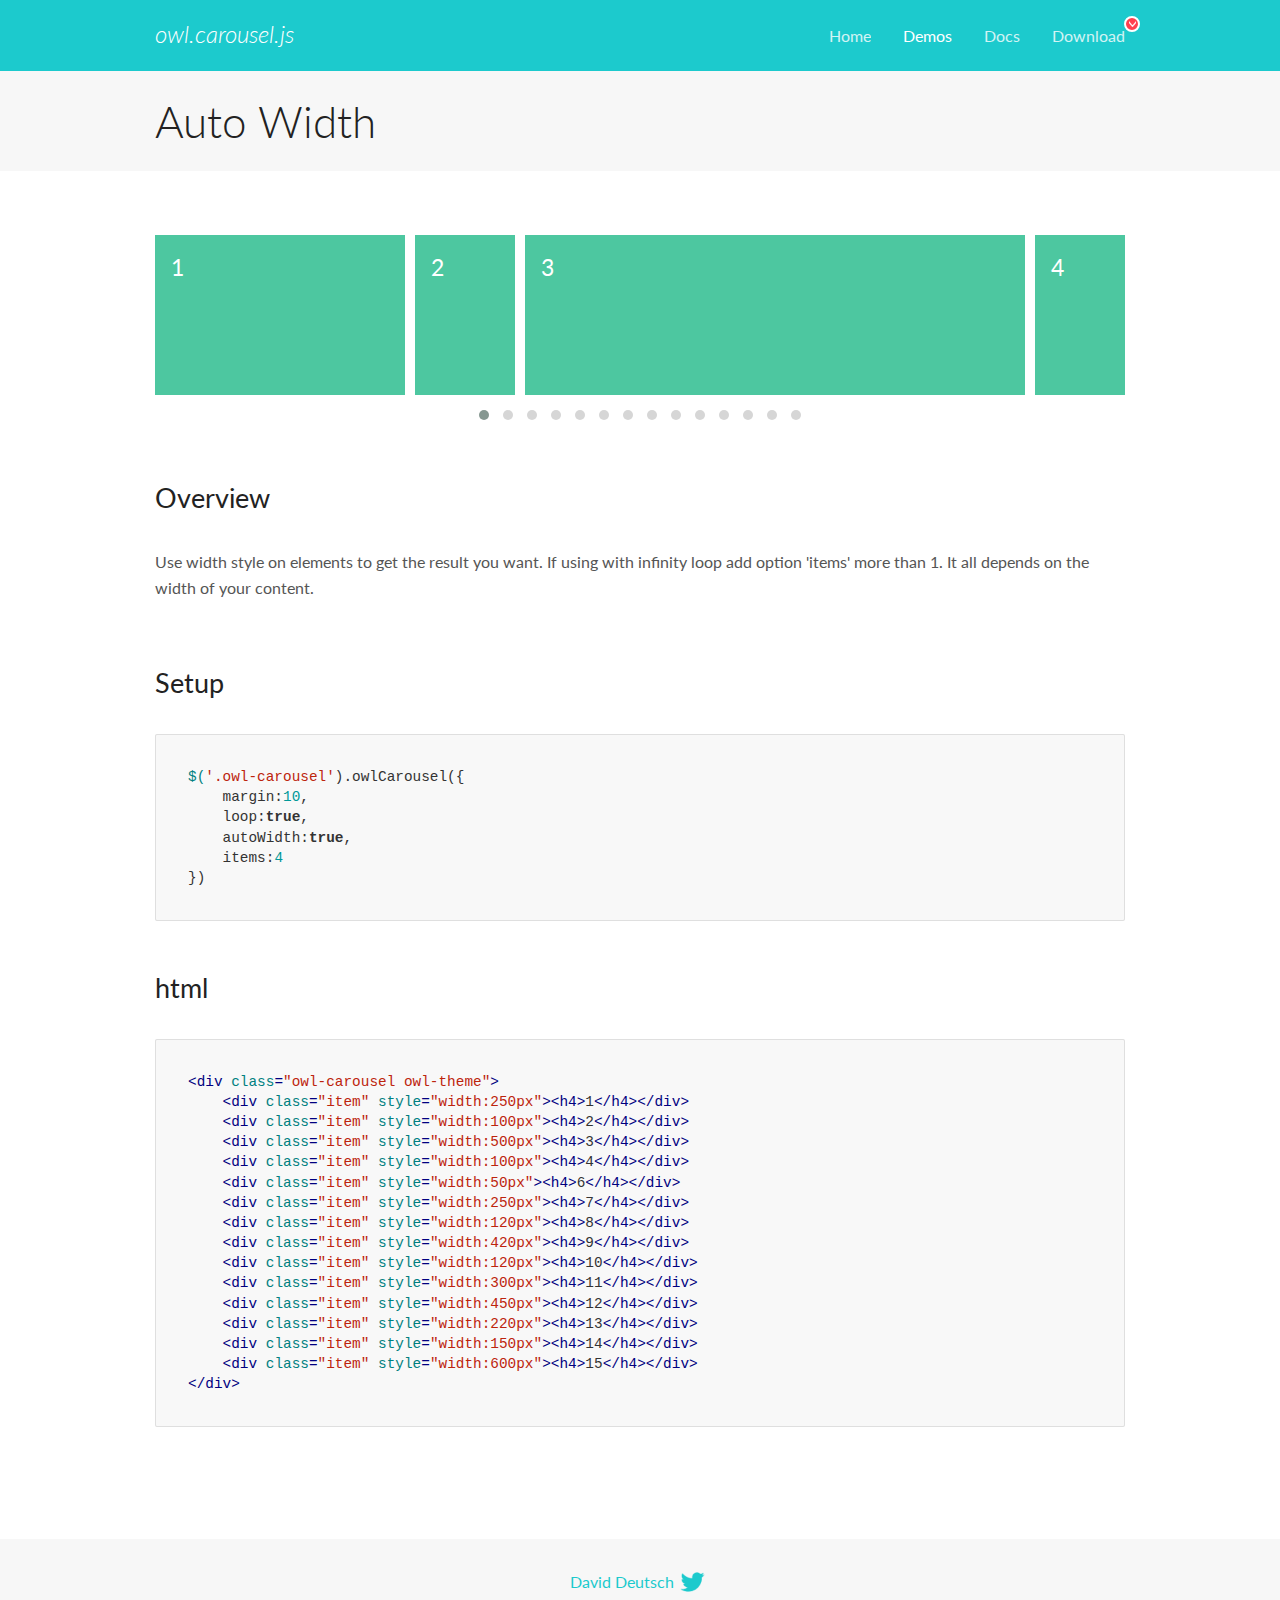
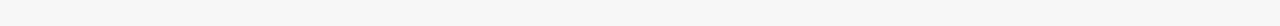
<file: lib/OwlCarousel2/docs/demos/autowidth.html>
<!DOCTYPE html>
<html lang="en">
  <head>

    <!-- head -->
    <meta charset="utf-8">
    <meta name="msapplication-tap-highlight" content="no" />
    <meta name="viewport" content="width=device-width, initial-scale=1.0" />
    <meta name="description" content="Auto Width">
    <meta name="author" content="David Deutsch">
    <title>
      Auto Width Demo | Owl Carousel | 2.2.1
    </title>

    <!-- Stylesheets -->
    <link href='https://fonts.googleapis.com/css?family=Lato:300,400,700,400italic,300italic' rel='stylesheet' type='text/css'>
    <link rel="stylesheet" href="../assets/css/docs.theme.min.css">

    <!-- Owl Stylesheets -->
    <link rel="stylesheet" href="../assets/owlcarousel/assets/owl.carousel.min.css">
    <link rel="stylesheet" href="../assets/owlcarousel/assets/owl.theme.default.min.css">

    <!-- HTML5 shim and Respond.js IE8 support of HTML5 elements and media queries -->

    <!--[if lt IE 9]>
      <script src="https://oss.maxcdn.com/libs/html5shiv/3.7.0/html5shiv.js"></script>
      <script src="https://oss.maxcdn.com/libs/respond.js/1.3.0/respond.min.js"></script>
    <![endif]-->

    <!-- Favicons -->
    <link rel="apple-touch-icon-precomposed" sizes="144x144" href="../assets/ico/apple-touch-icon-144-precomposed.png">
    <link rel="shortcut icon" href="../assets/ico/favicon.png">
    <link rel="shortcut icon" href="favicon.ico">

    <!-- Yeah i know js should not be in header. Its required for demos.-->

    <!-- javascript -->
    <script src="../assets/vendors/jquery.min.js"></script>
    <script src="../assets/owlcarousel/owl.carousel.js"></script>
  </head>
  <body>

    <!-- header -->
    <header class="header">
      <div class="row">
        <div class="large-12 columns">
          <div class="brand left">
            <h3>
              <a href="/OwlCarousel2/">owl.carousel.js</a> 
            </h3>
          </div>
          <a id="toggle-nav" class="right">
            <span></span> <span></span> <span></span> 
          </a> 
          <div class="nav-bar">
            <ul class="clearfix">
              <li> <a href="/OwlCarousel2/index.html">Home</a>  </li>
              <li class="active">
                <a href="/OwlCarousel2/demos/demos.html">Demos</a> 
              </li>
              <li> <a href="/OwlCarousel2/docs/started-welcome.html">Docs</a>  </li>
              <li>
                <a href="https://github.com/OwlCarousel2/OwlCarousel2/archive/2.2.1.zip">Download</a> 
                <span class="download"></span> 
              </li>
            </ul>
          </div>
        </div>
      </div>
    </header>

    <!-- title -->
    <section class="title">
      <div class="row">
        <div class="large-12 columns">
          <h1>Auto Width</h1>
        </div>
      </div>
    </section>

    <!--  Demos -->
    <section id="demos">
      <div class="row">
        <div class="large-12 columns">
          <div class="owl-carousel owl-theme">
            <div class="item" style="width:250px">
              <h4>1</h4>
            </div>
            <div class="item" style="width:100px">
              <h4>2</h4>
            </div>
            <div class="item" style="width:500px">
              <h4>3</h4>
            </div>
            <div class="item" style="width:100px">
              <h4>4</h4>
            </div>
            <div class="item" style="width:50px">
              <h4>6</h4>
            </div>
            <div class="item" style="width:250px">
              <h4>7</h4>
            </div>
            <div class="item" style="width:120px">
              <h4>8</h4>
            </div>
            <div class="item" style="width:420px">
              <h4>9</h4>
            </div>
            <div class="item" style="width:120px">
              <h4>10</h4>
            </div>
            <div class="item" style="width:300px">
              <h4>11</h4>
            </div>
            <div class="item" style="width:450px">
              <h4>12</h4>
            </div>
            <div class="item" style="width:220px">
              <h4>13</h4>
            </div>
            <div class="item" style="width:150px">
              <h4>14</h4>
            </div>
            <div class="item" style="width:600px">
              <h4>15</h4>
            </div>
          </div>
          <h3 id="overview">Overview</h3>
          <p>Use width style on elements to get the result you want. If using with infinity loop add option &#39;items&#39; more than 1. It all depends on the width of your content.</p>
          <h3 id="setup">Setup</h3>
          <pre><code>$(&#39;.owl-carousel&#39;).owlCarousel({
    margin:10,
    loop:true,
    autoWidth:true,
    items:4
})</code></pre>
          <h3 id="html">html</h3>
          <pre><code>&lt;div class=&quot;owl-carousel owl-theme&quot;&gt;
    &lt;div class=&quot;item&quot; style=&quot;width:250px&quot;&gt;&lt;h4&gt;1&lt;/h4&gt;&lt;/div&gt;
    &lt;div class=&quot;item&quot; style=&quot;width:100px&quot;&gt;&lt;h4&gt;2&lt;/h4&gt;&lt;/div&gt;
    &lt;div class=&quot;item&quot; style=&quot;width:500px&quot;&gt;&lt;h4&gt;3&lt;/h4&gt;&lt;/div&gt;
    &lt;div class=&quot;item&quot; style=&quot;width:100px&quot;&gt;&lt;h4&gt;4&lt;/h4&gt;&lt;/div&gt;
    &lt;div class=&quot;item&quot; style=&quot;width:50px&quot;&gt;&lt;h4&gt;6&lt;/h4&gt;&lt;/div&gt;
    &lt;div class=&quot;item&quot; style=&quot;width:250px&quot;&gt;&lt;h4&gt;7&lt;/h4&gt;&lt;/div&gt;
    &lt;div class=&quot;item&quot; style=&quot;width:120px&quot;&gt;&lt;h4&gt;8&lt;/h4&gt;&lt;/div&gt;
    &lt;div class=&quot;item&quot; style=&quot;width:420px&quot;&gt;&lt;h4&gt;9&lt;/h4&gt;&lt;/div&gt;
    &lt;div class=&quot;item&quot; style=&quot;width:120px&quot;&gt;&lt;h4&gt;10&lt;/h4&gt;&lt;/div&gt;
    &lt;div class=&quot;item&quot; style=&quot;width:300px&quot;&gt;&lt;h4&gt;11&lt;/h4&gt;&lt;/div&gt;
    &lt;div class=&quot;item&quot; style=&quot;width:450px&quot;&gt;&lt;h4&gt;12&lt;/h4&gt;&lt;/div&gt;
    &lt;div class=&quot;item&quot; style=&quot;width:220px&quot;&gt;&lt;h4&gt;13&lt;/h4&gt;&lt;/div&gt;
    &lt;div class=&quot;item&quot; style=&quot;width:150px&quot;&gt;&lt;h4&gt;14&lt;/h4&gt;&lt;/div&gt;
    &lt;div class=&quot;item&quot; style=&quot;width:600px&quot;&gt;&lt;h4&gt;15&lt;/h4&gt;&lt;/div&gt;
&lt;/div&gt;</code></pre>
          <script>
            $(document).ready(function() {
              $('.owl-carousel').owlCarousel({
                margin: 10,
                loop: true,
                autoWidth: true,
                items: 4
              })
            })
          </script>
        </div>
      </div>
    </section>

    <!-- footer -->
    <footer class="footer">
      <div class="row">
        <div class="large-12 columns">
          <h5>
            <a href="/OwlCarousel2/docs/support-contact.html">David Deutsch</a> 
            <a id="custom-tweet-button" href="https://twitter.com/share?url=https://github.com/OwlCarousel2/OwlCarousel2&text=Owl Carousel - This is so awesome! " target="_blank"></a> 
          </h5>
        </div>
      </div>
    </footer>

    <!-- vendors -->
    <script src="../assets/vendors/highlight.js"></script>
    <script src="../assets/js/app.js"></script>
  </body>
</html>
</file>
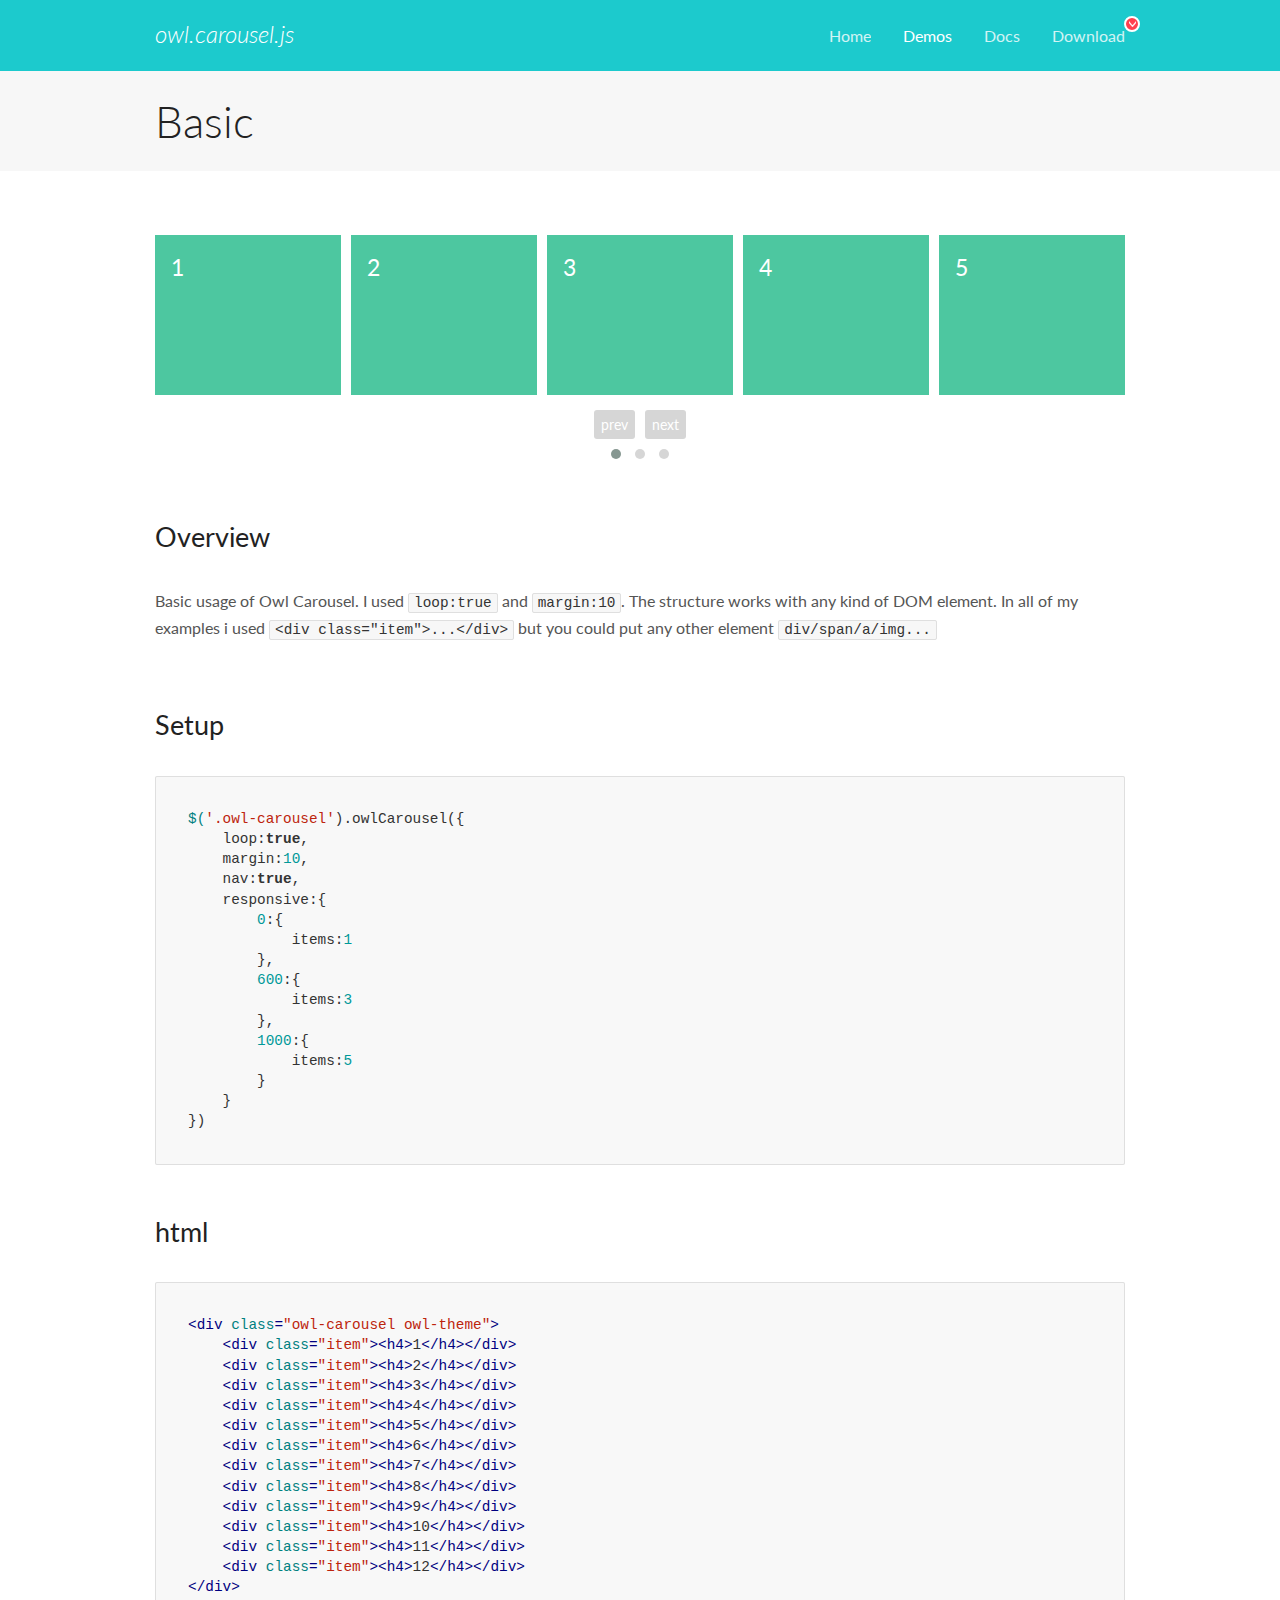
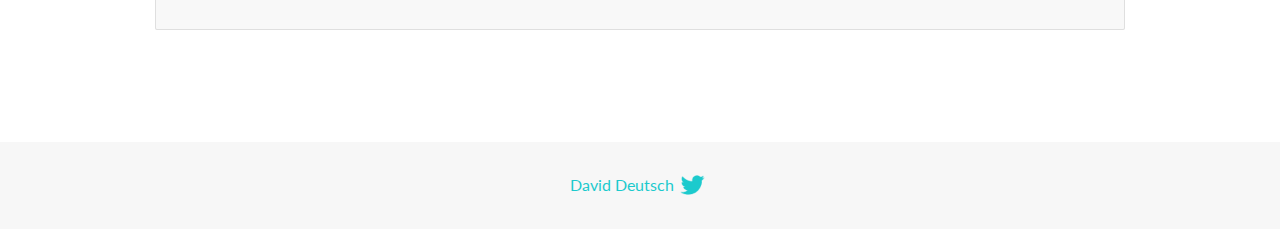
<file: lib/OwlCarousel2/docs/demos/basic.html>
<!DOCTYPE html>
<html lang="en">
  <head>

    <!-- head -->
    <meta charset="utf-8">
    <meta name="msapplication-tap-highlight" content="no" />
    <meta name="viewport" content="width=device-width, initial-scale=1.0" />
    <meta name="description" content="Basic usage demo">
    <meta name="author" content="David Deutsch">
    <title>
      Basic Demo | Owl Carousel | 2.2.1
    </title>

    <!-- Stylesheets -->
    <link href='https://fonts.googleapis.com/css?family=Lato:300,400,700,400italic,300italic' rel='stylesheet' type='text/css'>
    <link rel="stylesheet" href="../assets/css/docs.theme.min.css">

    <!-- Owl Stylesheets -->
    <link rel="stylesheet" href="../assets/owlcarousel/assets/owl.carousel.min.css">
    <link rel="stylesheet" href="../assets/owlcarousel/assets/owl.theme.default.min.css">

    <!-- HTML5 shim and Respond.js IE8 support of HTML5 elements and media queries -->

    <!--[if lt IE 9]>
      <script src="https://oss.maxcdn.com/libs/html5shiv/3.7.0/html5shiv.js"></script>
      <script src="https://oss.maxcdn.com/libs/respond.js/1.3.0/respond.min.js"></script>
    <![endif]-->

    <!-- Favicons -->
    <link rel="apple-touch-icon-precomposed" sizes="144x144" href="../assets/ico/apple-touch-icon-144-precomposed.png">
    <link rel="shortcut icon" href="../assets/ico/favicon.png">
    <link rel="shortcut icon" href="favicon.ico">

    <!-- Yeah i know js should not be in header. Its required for demos.-->

    <!-- javascript -->
    <script src="../assets/vendors/jquery.min.js"></script>
    <script src="../assets/owlcarousel/owl.carousel.js"></script>
  </head>
  <body>

    <!-- header -->
    <header class="header">
      <div class="row">
        <div class="large-12 columns">
          <div class="brand left">
            <h3>
              <a href="/OwlCarousel2/">owl.carousel.js</a> 
            </h3>
          </div>
          <a id="toggle-nav" class="right">
            <span></span> <span></span> <span></span> 
          </a> 
          <div class="nav-bar">
            <ul class="clearfix">
              <li> <a href="/OwlCarousel2/index.html">Home</a>  </li>
              <li class="active">
                <a href="/OwlCarousel2/demos/demos.html">Demos</a> 
              </li>
              <li> <a href="/OwlCarousel2/docs/started-welcome.html">Docs</a>  </li>
              <li>
                <a href="https://github.com/OwlCarousel2/OwlCarousel2/archive/2.2.1.zip">Download</a> 
                <span class="download"></span> 
              </li>
            </ul>
          </div>
        </div>
      </div>
    </header>

    <!-- title -->
    <section class="title">
      <div class="row">
        <div class="large-12 columns">
          <h1>Basic</h1>
        </div>
      </div>
    </section>

    <!--  Demos -->
    <section id="demos">
      <div class="row">
        <div class="large-12 columns">
          <div class="owl-carousel owl-theme">
            <div class="item">
              <h4>1</h4>
            </div>
            <div class="item">
              <h4>2</h4>
            </div>
            <div class="item">
              <h4>3</h4>
            </div>
            <div class="item">
              <h4>4</h4>
            </div>
            <div class="item">
              <h4>5</h4>
            </div>
            <div class="item">
              <h4>6</h4>
            </div>
            <div class="item">
              <h4>7</h4>
            </div>
            <div class="item">
              <h4>8</h4>
            </div>
            <div class="item">
              <h4>9</h4>
            </div>
            <div class="item">
              <h4>10</h4>
            </div>
            <div class="item">
              <h4>11</h4>
            </div>
            <div class="item">
              <h4>12</h4>
            </div>
          </div>
          <h3 id="overview">Overview</h3>
          <p>Basic usage of Owl Carousel. I used <code>loop:true</code> and <code>margin:10</code>. The structure works with any kind of DOM element. In all of my examples i used <code>&lt;div class=&quot;item&quot;&gt;...&lt;/div&gt;</code> but you could
            put any other element <code>div/span/a/img...</code></p>
          <h3 id="setup">Setup</h3>
          <pre><code>$(&#39;.owl-carousel&#39;).owlCarousel({
    loop:true,
    margin:10,
    nav:true,
    responsive:{
        0:{
            items:1
        },
        600:{
            items:3
        },
        1000:{
            items:5
        }
    }
})</code></pre>
          <h3 id="html">html</h3>
          <pre><code>&lt;div class=&quot;owl-carousel owl-theme&quot;&gt;
    &lt;div class=&quot;item&quot;&gt;&lt;h4&gt;1&lt;/h4&gt;&lt;/div&gt;
    &lt;div class=&quot;item&quot;&gt;&lt;h4&gt;2&lt;/h4&gt;&lt;/div&gt;
    &lt;div class=&quot;item&quot;&gt;&lt;h4&gt;3&lt;/h4&gt;&lt;/div&gt;
    &lt;div class=&quot;item&quot;&gt;&lt;h4&gt;4&lt;/h4&gt;&lt;/div&gt;
    &lt;div class=&quot;item&quot;&gt;&lt;h4&gt;5&lt;/h4&gt;&lt;/div&gt;
    &lt;div class=&quot;item&quot;&gt;&lt;h4&gt;6&lt;/h4&gt;&lt;/div&gt;
    &lt;div class=&quot;item&quot;&gt;&lt;h4&gt;7&lt;/h4&gt;&lt;/div&gt;
    &lt;div class=&quot;item&quot;&gt;&lt;h4&gt;8&lt;/h4&gt;&lt;/div&gt;
    &lt;div class=&quot;item&quot;&gt;&lt;h4&gt;9&lt;/h4&gt;&lt;/div&gt;
    &lt;div class=&quot;item&quot;&gt;&lt;h4&gt;10&lt;/h4&gt;&lt;/div&gt;
    &lt;div class=&quot;item&quot;&gt;&lt;h4&gt;11&lt;/h4&gt;&lt;/div&gt;
    &lt;div class=&quot;item&quot;&gt;&lt;h4&gt;12&lt;/h4&gt;&lt;/div&gt;
&lt;/div&gt;</code></pre>
          <script>
            $(document).ready(function() {
              var owl = $('.owl-carousel');
              owl.owlCarousel({
                margin: 10,
                nav: true,
                loop: true,
                responsive: {
                  0: {
                    items: 1
                  },
                  600: {
                    items: 3
                  },
                  1000: {
                    items: 5
                  }
                }
              })
            })
          </script>
        </div>
      </div>
    </section>

    <!-- footer -->
    <footer class="footer">
      <div class="row">
        <div class="large-12 columns">
          <h5>
            <a href="/OwlCarousel2/docs/support-contact.html">David Deutsch</a> 
            <a id="custom-tweet-button" href="https://twitter.com/share?url=https://github.com/OwlCarousel2/OwlCarousel2&text=Owl Carousel - This is so awesome! " target="_blank"></a> 
          </h5>
        </div>
      </div>
    </footer>

    <!-- vendors -->
    <script src="../assets/vendors/highlight.js"></script>
    <script src="../assets/js/app.js"></script>
  </body>
</html>
</file>
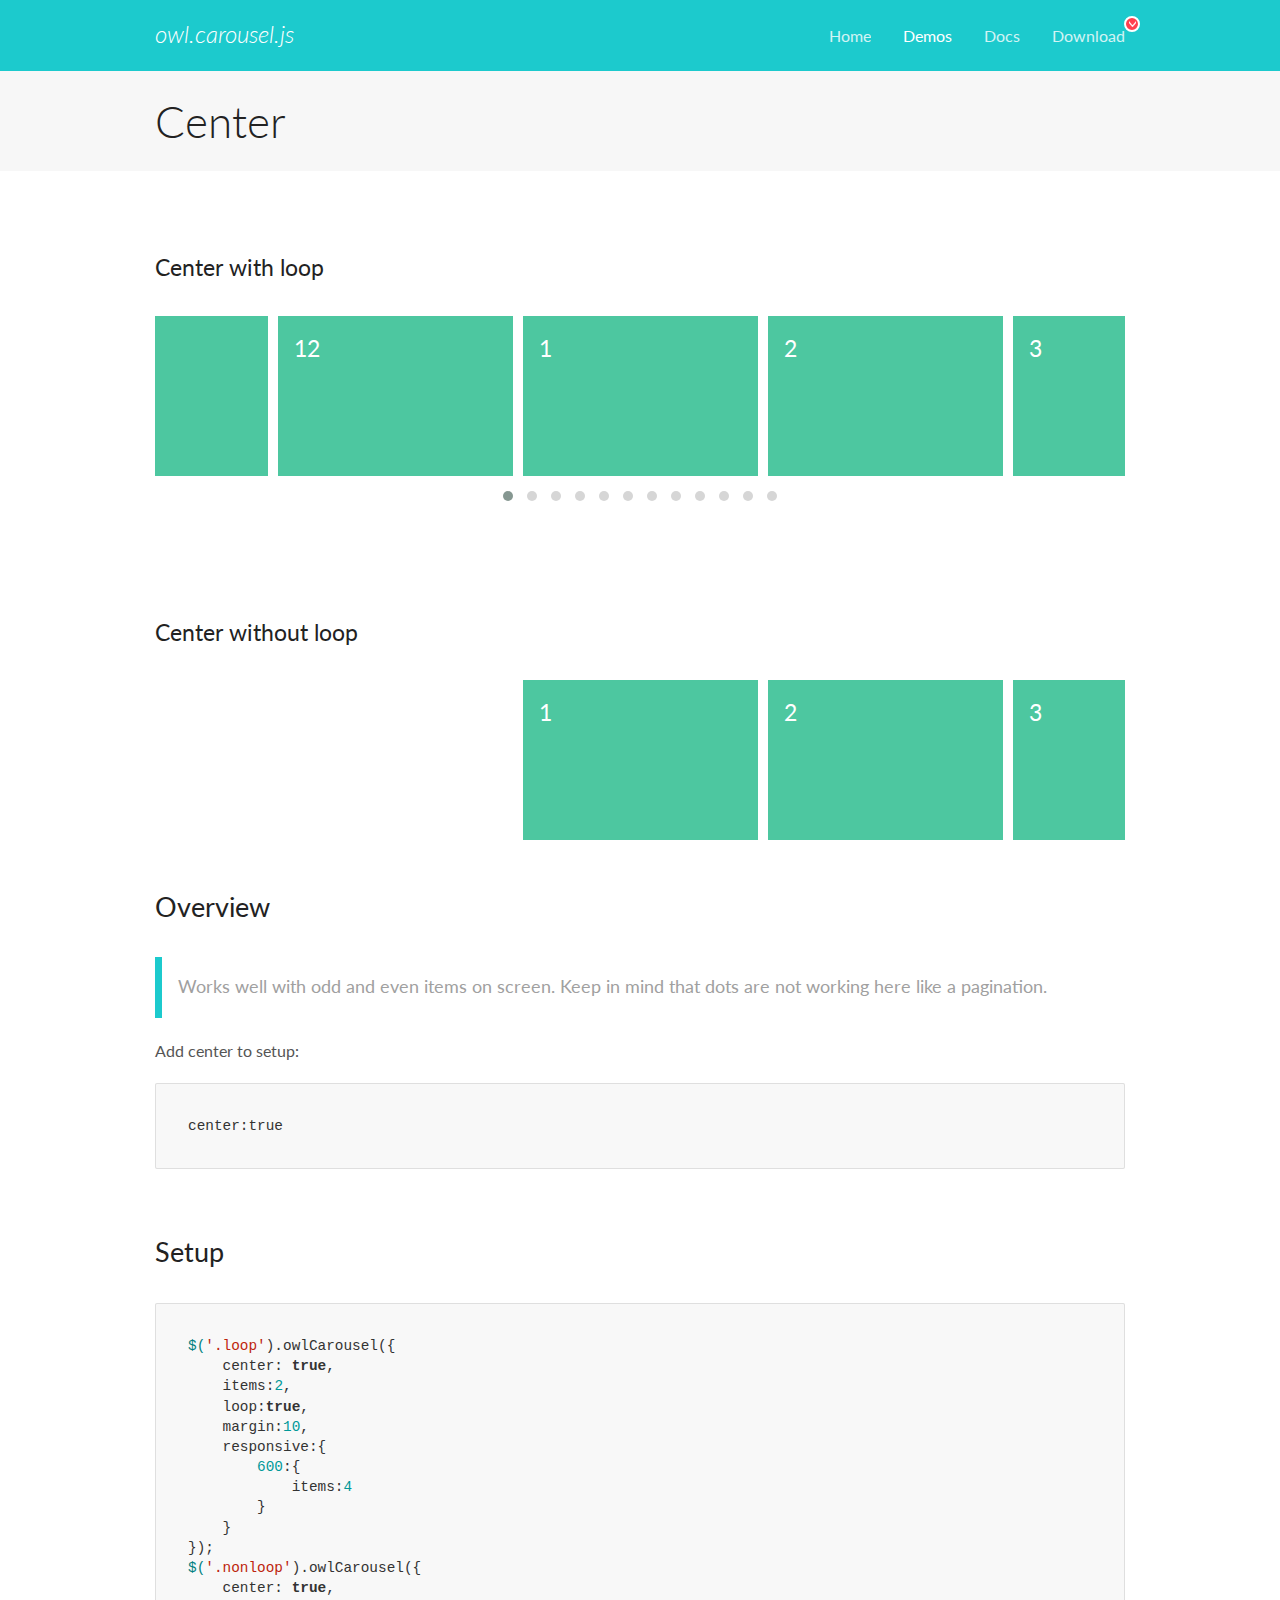
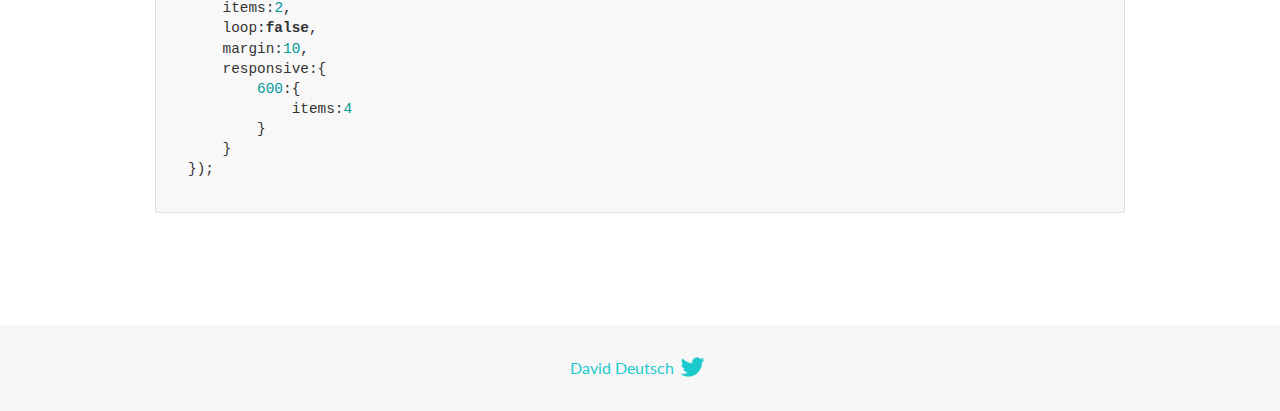
<file: lib/OwlCarousel2/docs/demos/center.html>
<!DOCTYPE html>
<html lang="en">
  <head>

    <!-- head -->
    <meta charset="utf-8">
    <meta name="msapplication-tap-highlight" content="no" />
    <meta name="viewport" content="width=device-width, initial-scale=1.0" />
    <meta name="description" content="Center carousel">
    <meta name="author" content="David Deutsch">
    <title>
      Center Demo | Owl Carousel | 2.2.1
    </title>

    <!-- Stylesheets -->
    <link href='https://fonts.googleapis.com/css?family=Lato:300,400,700,400italic,300italic' rel='stylesheet' type='text/css'>
    <link rel="stylesheet" href="../assets/css/docs.theme.min.css">

    <!-- Owl Stylesheets -->
    <link rel="stylesheet" href="../assets/owlcarousel/assets/owl.carousel.min.css">
    <link rel="stylesheet" href="../assets/owlcarousel/assets/owl.theme.default.min.css">

    <!-- HTML5 shim and Respond.js IE8 support of HTML5 elements and media queries -->

    <!--[if lt IE 9]>
      <script src="https://oss.maxcdn.com/libs/html5shiv/3.7.0/html5shiv.js"></script>
      <script src="https://oss.maxcdn.com/libs/respond.js/1.3.0/respond.min.js"></script>
    <![endif]-->

    <!-- Favicons -->
    <link rel="apple-touch-icon-precomposed" sizes="144x144" href="../assets/ico/apple-touch-icon-144-precomposed.png">
    <link rel="shortcut icon" href="../assets/ico/favicon.png">
    <link rel="shortcut icon" href="favicon.ico">

    <!-- Yeah i know js should not be in header. Its required for demos.-->

    <!-- javascript -->
    <script src="../assets/vendors/jquery.min.js"></script>
    <script src="../assets/owlcarousel/owl.carousel.js"></script>
  </head>
  <body>

    <!-- header -->
    <header class="header">
      <div class="row">
        <div class="large-12 columns">
          <div class="brand left">
            <h3>
              <a href="/OwlCarousel2/">owl.carousel.js</a> 
            </h3>
          </div>
          <a id="toggle-nav" class="right">
            <span></span> <span></span> <span></span> 
          </a> 
          <div class="nav-bar">
            <ul class="clearfix">
              <li> <a href="/OwlCarousel2/index.html">Home</a>  </li>
              <li class="active">
                <a href="/OwlCarousel2/demos/demos.html">Demos</a> 
              </li>
              <li> <a href="/OwlCarousel2/docs/started-welcome.html">Docs</a>  </li>
              <li>
                <a href="https://github.com/OwlCarousel2/OwlCarousel2/archive/2.2.1.zip">Download</a> 
                <span class="download"></span> 
              </li>
            </ul>
          </div>
        </div>
      </div>
    </header>

    <!-- title -->
    <section class="title">
      <div class="row">
        <div class="large-12 columns">
          <h1>Center</h1>
        </div>
      </div>
    </section>

    <!--  Demos -->
    <section id="demos">
      <div class="row">
        <div class="large-12 columns">
          <h4 id="center-with-loop">Center with loop</h4>
          <div class="loop owl-carousel owl-theme">
            <div class="item">
              <h4>1</h4>
            </div>
            <div class="item">
              <h4>2</h4>
            </div>
            <div class="item">
              <h4>3</h4>
            </div>
            <div class="item">
              <h4>4</h4>
            </div>
            <div class="item">
              <h4>5</h4>
            </div>
            <div class="item">
              <h4>6</h4>
            </div>
            <div class="item">
              <h4>7</h4>
            </div>
            <div class="item">
              <h4>8</h4>
            </div>
            <div class="item">
              <h4>9</h4>
            </div>
            <div class="item">
              <h4>10</h4>
            </div>
            <div class="item">
              <h4>11</h4>
            </div>
            <div class="item">
              <h4>12</h4>
            </div>
          </div>
          <br>
          <h4 id="center-without-loop">Center without loop</h4>
          <div class="nonloop owl-carousel">
            <div class="item">
              <h4>1</h4>
            </div>
            <div class="item">
              <h4>2</h4>
            </div>
            <div class="item">
              <h4>3</h4>
            </div>
            <div class="item">
              <h4>4</h4>
            </div>
            <div class="item">
              <h4>5</h4>
            </div>
            <div class="item">
              <h4>6</h4>
            </div>
            <div class="item">
              <h4>7</h4>
            </div>
            <div class="item">
              <h4>8</h4>
            </div>
            <div class="item">
              <h4>9</h4>
            </div>
            <div class="item">
              <h4>10</h4>
            </div>
            <div class="item">
              <h4>11</h4>
            </div>
            <div class="item">
              <h4>12</h4>
            </div>
          </div>
          <h3 id="overview">Overview</h3>
          <blockquote>
            <p>Works well with odd and even items on screen. Keep in mind that dots are not working here like a pagination.</p>
          </blockquote>
          <p>Add center to setup:</p>
          <pre><code>center:true</code></pre>
          <h3 id="setup">Setup</h3>
          <pre><code>$(&#39;.loop&#39;).owlCarousel({
    center: true,
    items:2,
    loop:true,
    margin:10,
    responsive:{
        600:{
            items:4
        }
    }
});
$(&#39;.nonloop&#39;).owlCarousel({
    center: true,
    items:2,
    loop:false,
    margin:10,
    responsive:{
        600:{
            items:4
        }
    }
});</code></pre>
          <script>
            jQuery(document).ready(function($) {
              $('.loop').owlCarousel({
                center: true,
                items: 2,
                loop: true,
                margin: 10,
                responsive: {
                  600: {
                    items: 4
                  }
                }
              });
              $('.nonloop').owlCarousel({
                center: true,
                items: 2,
                loop: false,
                margin: 10,
                responsive: {
                  600: {
                    items: 4
                  }
                }
              });
            });
          </script>
        </div>
      </div>
    </section>

    <!-- footer -->
    <footer class="footer">
      <div class="row">
        <div class="large-12 columns">
          <h5>
            <a href="/OwlCarousel2/docs/support-contact.html">David Deutsch</a> 
            <a id="custom-tweet-button" href="https://twitter.com/share?url=https://github.com/OwlCarousel2/OwlCarousel2&text=Owl Carousel - This is so awesome! " target="_blank"></a> 
          </h5>
        </div>
      </div>
    </footer>

    <!-- vendors -->
    <script src="../assets/vendors/highlight.js"></script>
    <script src="../assets/js/app.js"></script>
  </body>
</html>
</file>
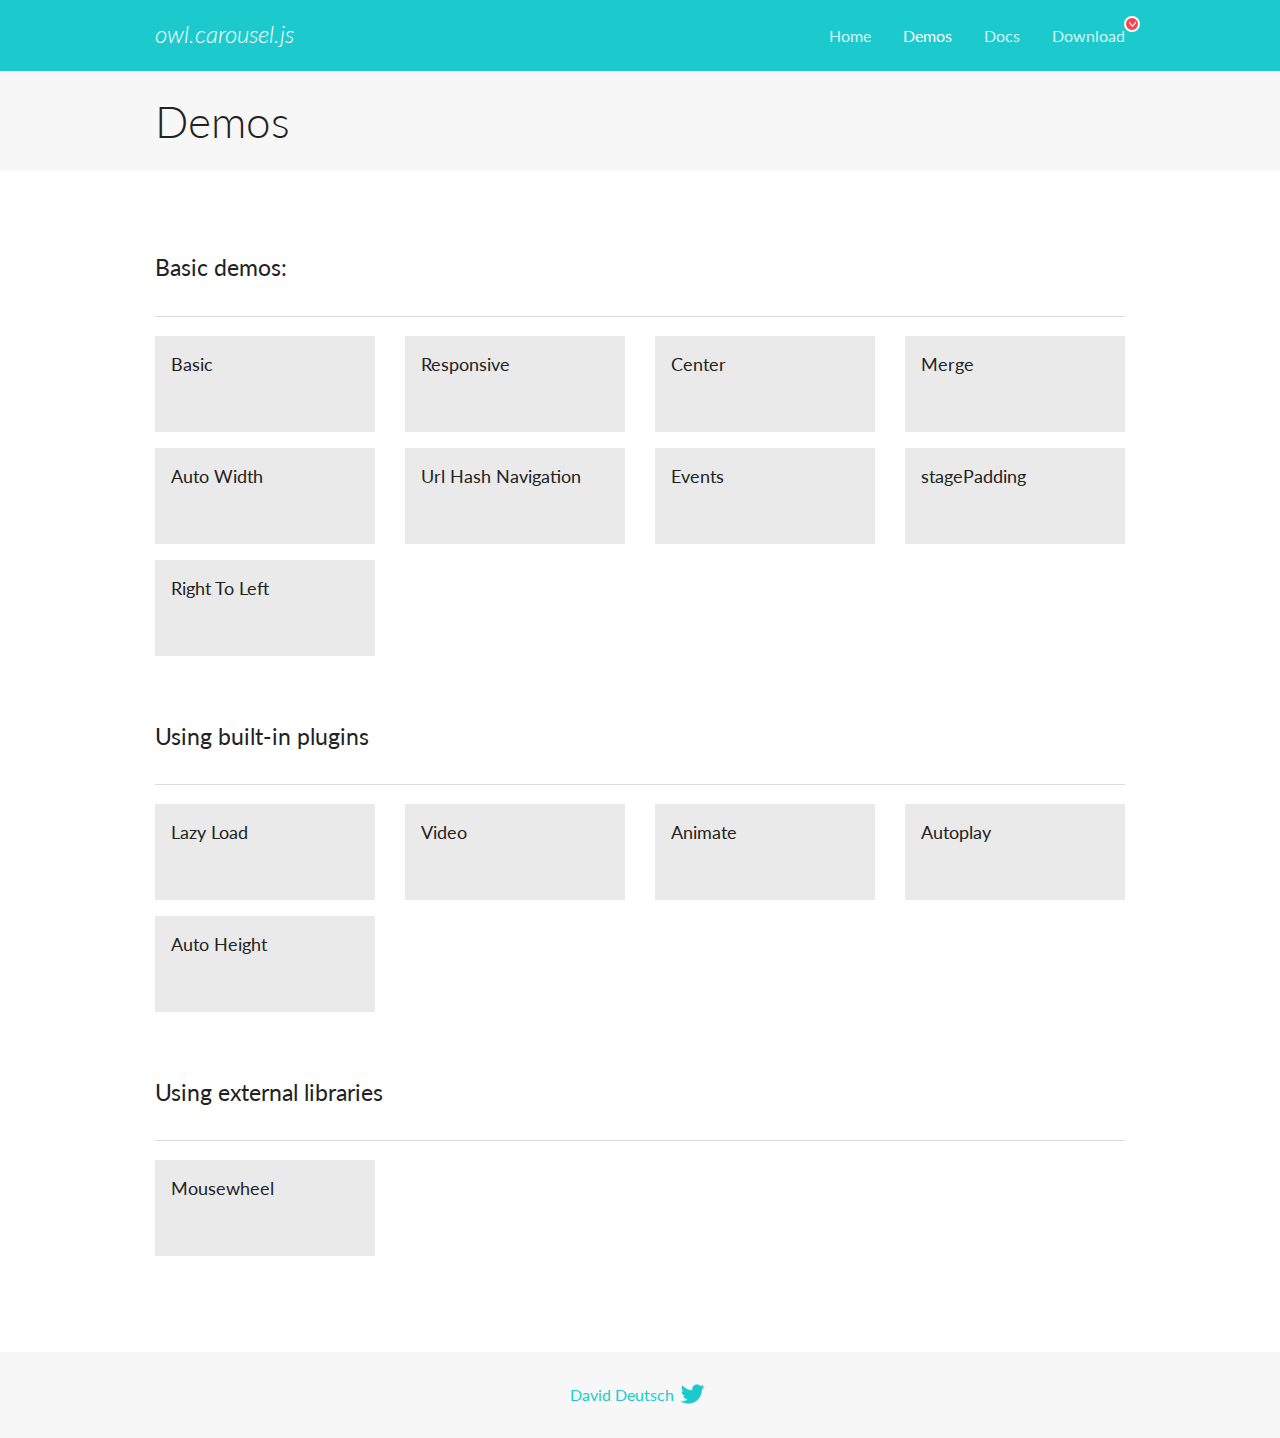
<file: lib/OwlCarousel2/docs/demos/demos.html>
<!DOCTYPE html>
<html lang="en">
  <head>

    <!-- head -->
    <meta charset="utf-8">
    <meta name="msapplication-tap-highlight" content="no" />
    <meta name="viewport" content="width=device-width, initial-scale=1.0" />
    <meta name="description" content="A list of Owl Carousel examples.">
    <meta name="author" content="David Deutsch">
    <title>
      Demos | Owl Carousel | 2.2.1
    </title>

    <!-- Stylesheets -->
    <link href='https://fonts.googleapis.com/css?family=Lato:300,400,700,400italic,300italic' rel='stylesheet' type='text/css'>
    <link rel="stylesheet" href="../assets/css/docs.theme.min.css">

    <!-- Owl Stylesheets -->
    <link rel="stylesheet" href="../assets/owlcarousel/assets/owl.carousel.min.css">
    <link rel="stylesheet" href="../assets/owlcarousel/assets/owl.theme.default.min.css">

    <!-- HTML5 shim and Respond.js IE8 support of HTML5 elements and media queries -->

    <!--[if lt IE 9]>
      <script src="https://oss.maxcdn.com/libs/html5shiv/3.7.0/html5shiv.js"></script>
      <script src="https://oss.maxcdn.com/libs/respond.js/1.3.0/respond.min.js"></script>
    <![endif]-->

    <!-- Favicons -->
    <link rel="apple-touch-icon-precomposed" sizes="144x144" href="../assets/ico/apple-touch-icon-144-precomposed.png">
    <link rel="shortcut icon" href="../assets/ico/favicon.png">
    <link rel="shortcut icon" href="favicon.ico">

    <!-- Yeah i know js should not be in header. Its required for demos.-->

    <!-- javascript -->
    <script src="../assets/vendors/jquery.min.js"></script>
    <script src="../assets/owlcarousel/owl.carousel.js"></script>
  </head>
  <body>

    <!-- header -->
    <header class="header">
      <div class="row">
        <div class="large-12 columns">
          <div class="brand left">
            <h3>
              <a href="/OwlCarousel2/">owl.carousel.js</a> 
            </h3>
          </div>
          <a id="toggle-nav" class="right">
            <span></span> <span></span> <span></span> 
          </a> 
          <div class="nav-bar">
            <ul class="clearfix">
              <li> <a href="/OwlCarousel2/index.html">Home</a>  </li>
              <li class="active">
                <a href="/OwlCarousel2/demos/demos.html">Demos</a> 
              </li>
              <li> <a href="/OwlCarousel2/docs/started-welcome.html">Docs</a>  </li>
              <li>
                <a href="https://github.com/OwlCarousel2/OwlCarousel2/archive/2.2.1.zip">Download</a> 
                <span class="download"></span> 
              </li>
            </ul>
          </div>
        </div>
      </div>
    </header>

    <!-- title -->
    <section class="title">
      <div class="row">
        <div class="large-12 columns">
          <h1>Demos</h1>
        </div>
      </div>
    </section>

    <!--  Demos -->
    <section id="demos">
      <div class="row">
        <div class="large-12 columns">
          <h4 id="basic-demos-">Basic demos:</h4>
          <hr>
          <div class="demo-list">
            <div class="row">
              <div class="small-6 medium-4 large-3 columns">
                <a href="basic.html" class="demo-block">
                  <h5>Basic </h5>
                </a> 
              </div>
              <div class="small-6 medium-4 large-3 columns">
                <a href="responsive.html" class="demo-block">
                  <h5>Responsive </h5>
                </a> 
              </div>
              <div class="small-6 medium-4 large-3 columns">
                <a href="center.html" class="demo-block">
                  <h5>Center </h5>
                </a> 
              </div>
              <div class="small-6 medium-4 large-3 columns">
                <a href="merge.html" class="demo-block">
                  <h5>Merge </h5>
                </a> 
              </div>
              <div class="small-6 medium-4 large-3 columns">
                <a href="autowidth.html" class="demo-block">
                  <h5>Auto Width </h5>
                </a> 
              </div>
              <div class="small-6 medium-4 large-3 columns">
                <a href="urlhashnav.html" class="demo-block">
                  <h5>Url Hash Navigation </h5>
                </a> 
              </div>
              <div class="small-6 medium-4 large-3 columns">
                <a href="events.html" class="demo-block">
                  <h5>Events </h5>
                </a> 
              </div>
              <div class="small-6 medium-4 large-3 columns">
                <a href="stagepadding.html" class="demo-block">
                  <h5>stagePadding </h5>
                </a> 
              </div>
              <div class="small-6 medium-4 large-3 columns">
                <a href="rtl.html" class="demo-block">
                  <h5>Right To Left </h5>
                </a> 
              </div>
            </div>
          </div>
          <h4 id="using-built-in-plugins">Using built-in plugins</h4>
          <hr>
          <div class="demo-list">
            <div class="row">
              <div class="small-6 medium-4 large-3 columns">
                <a href="lazyLoad.html" class="demo-block">
                  <h5>Lazy Load </h5>
                </a> 
              </div>
              <div class="small-6 medium-4 large-3 columns">
                <a href="video.html" class="demo-block">
                  <h5>Video </h5>
                </a> 
              </div>
              <div class="small-6 medium-4 large-3 columns">
                <a href="animate.html" class="demo-block">
                  <h5>Animate </h5>
                </a> 
              </div>
              <div class="small-6 medium-4 large-3 columns">
                <a href="autoplay.html" class="demo-block">
                  <h5>Autoplay </h5>
                </a> 
              </div>
              <div class="small-6 medium-4 large-3 columns">
                <a href="autoheight.html" class="demo-block">
                  <h5>Auto Height </h5>
                </a> 
              </div>
            </div>
          </div>
          <h4 id="using-external-libraries">Using external libraries</h4>
          <hr>
          <div class="demo-list">
            <div class="row">
              <div class="small-6 medium-4 large-3 columns">
                <a href="mousewheel.html" class="demo-block">
                  <h5>Mousewheel </h5>
                </a> 
              </div>
            </div>
          </div>
        </div>
      </div>
    </section>

    <!-- footer -->
    <footer class="footer">
      <div class="row">
        <div class="large-12 columns">
          <h5>
            <a href="/OwlCarousel2/docs/support-contact.html">David Deutsch</a> 
            <a id="custom-tweet-button" href="https://twitter.com/share?url=https://github.com/OwlCarousel2/OwlCarousel2&text=Owl Carousel - This is so awesome! " target="_blank"></a> 
          </h5>
        </div>
      </div>
    </footer>

    <!-- vendors -->
    <script src="../assets/vendors/highlight.js"></script>
    <script src="../assets/js/app.js"></script>
  </body>
</html>
</file>
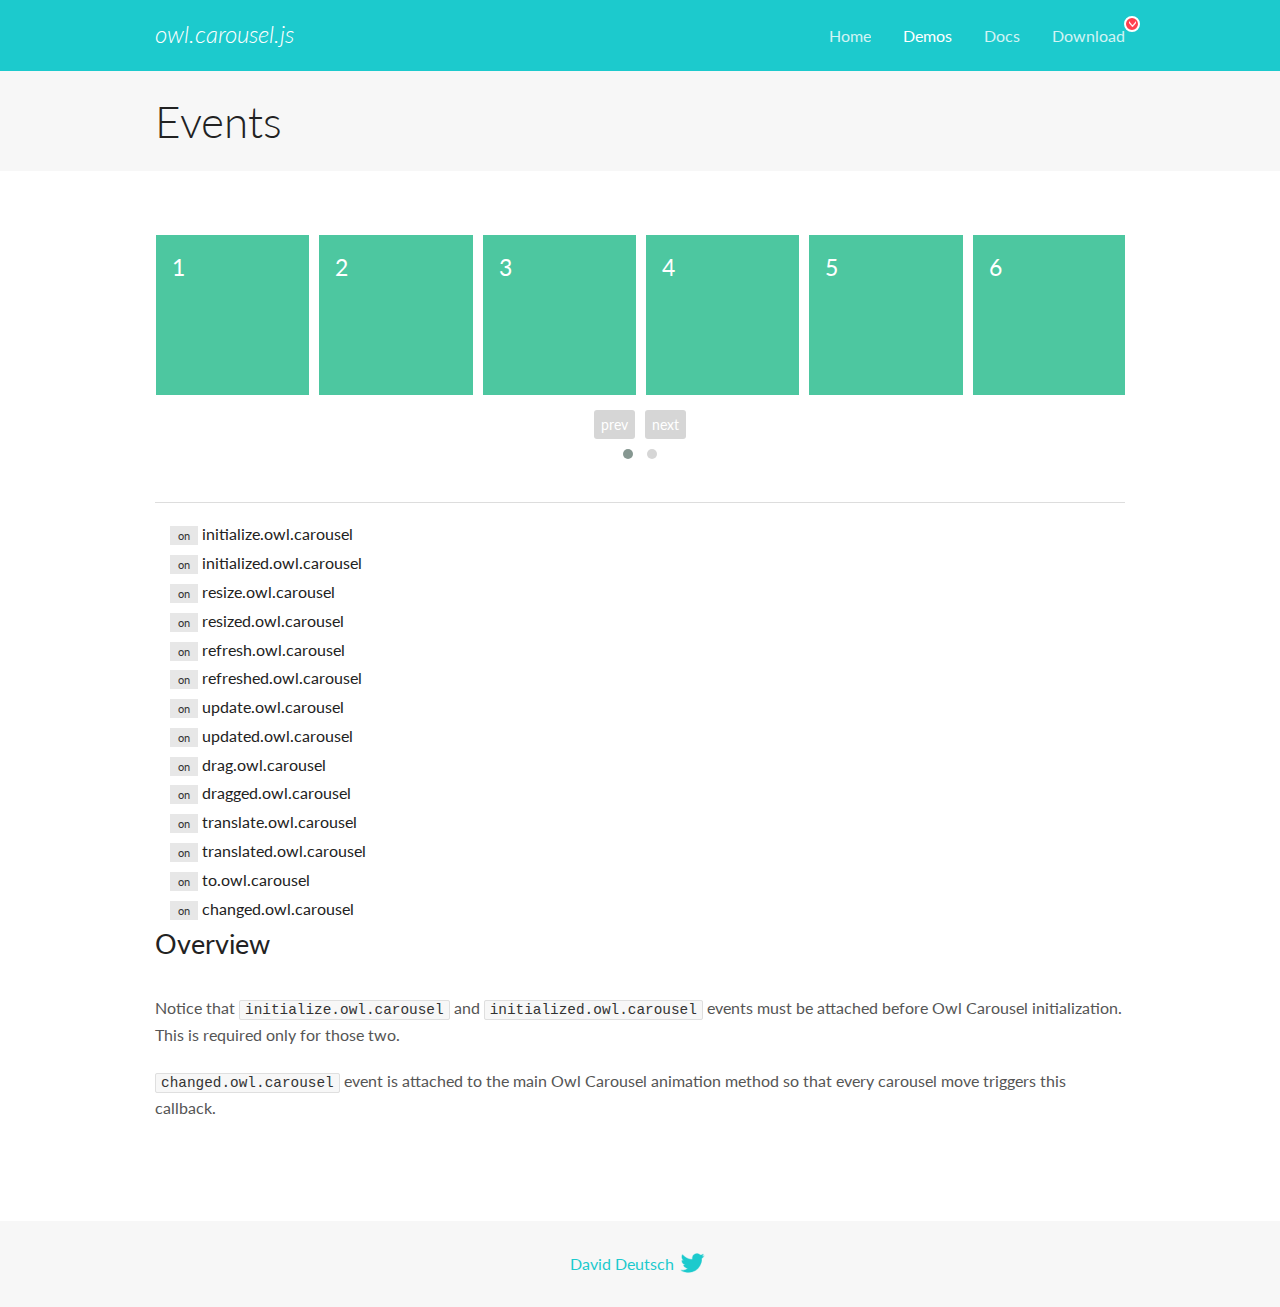
<file: lib/OwlCarousel2/docs/demos/events.html>
<!DOCTYPE html>
<html lang="en">
  <head>

    <!-- head -->
    <meta charset="utf-8">
    <meta name="msapplication-tap-highlight" content="no" />
    <meta name="viewport" content="width=device-width, initial-scale=1.0" />
    <meta name="description" content="Events usage demo">
    <meta name="author" content="David Deutsch">
    <title>
      Events Demo | Owl Carousel | 2.2.1
    </title>

    <!-- Stylesheets -->
    <link href='https://fonts.googleapis.com/css?family=Lato:300,400,700,400italic,300italic' rel='stylesheet' type='text/css'>
    <link rel="stylesheet" href="../assets/css/docs.theme.min.css">

    <!-- Owl Stylesheets -->
    <link rel="stylesheet" href="../assets/owlcarousel/assets/owl.carousel.min.css">
    <link rel="stylesheet" href="../assets/owlcarousel/assets/owl.theme.default.min.css">

    <!-- HTML5 shim and Respond.js IE8 support of HTML5 elements and media queries -->

    <!--[if lt IE 9]>
      <script src="https://oss.maxcdn.com/libs/html5shiv/3.7.0/html5shiv.js"></script>
      <script src="https://oss.maxcdn.com/libs/respond.js/1.3.0/respond.min.js"></script>
    <![endif]-->

    <!-- Favicons -->
    <link rel="apple-touch-icon-precomposed" sizes="144x144" href="../assets/ico/apple-touch-icon-144-precomposed.png">
    <link rel="shortcut icon" href="../assets/ico/favicon.png">
    <link rel="shortcut icon" href="favicon.ico">

    <!-- Yeah i know js should not be in header. Its required for demos.-->

    <!-- javascript -->
    <script src="../assets/vendors/jquery.min.js"></script>
    <script src="../assets/owlcarousel/owl.carousel.js"></script>
  </head>
  <body>

    <!-- header -->
    <header class="header">
      <div class="row">
        <div class="large-12 columns">
          <div class="brand left">
            <h3>
              <a href="/OwlCarousel2/">owl.carousel.js</a> 
            </h3>
          </div>
          <a id="toggle-nav" class="right">
            <span></span> <span></span> <span></span> 
          </a> 
          <div class="nav-bar">
            <ul class="clearfix">
              <li> <a href="/OwlCarousel2/index.html">Home</a>  </li>
              <li class="active">
                <a href="/OwlCarousel2/demos/demos.html">Demos</a> 
              </li>
              <li> <a href="/OwlCarousel2/docs/started-welcome.html">Docs</a>  </li>
              <li>
                <a href="https://github.com/OwlCarousel2/OwlCarousel2/archive/2.2.1.zip">Download</a> 
                <span class="download"></span> 
              </li>
            </ul>
          </div>
        </div>
      </div>
    </header>

    <!-- title -->
    <section class="title">
      <div class="row">
        <div class="large-12 columns">
          <h1>Events</h1>
        </div>
      </div>
    </section>

    <!--  Demos -->
    <section id="demos">
      <div class="row">
        <div class="large-12 columns">
          <div class="owl-carousel owl-theme">
            <div class="item">
              <h4>1</h4>
            </div>
            <div class="item">
              <h4>2</h4>
            </div>
            <div class="item">
              <h4>3</h4>
            </div>
            <div class="item">
              <h4>4</h4>
            </div>
            <div class="item">
              <h4>5</h4>
            </div>
            <div class="item">
              <h4>6</h4>
            </div>
            <div class="item">
              <h4>7</h4>
            </div>
            <div class="item">
              <h4>8</h4>
            </div>
            <div class="item">
              <h4>9</h4>
            </div>
            <div class="item">
              <h4>10</h4>
            </div>
            <div class="item">
              <h4>11</h4>
            </div>
            <div class="item">
              <h4>12</h4>
            </div>
          </div>
          <hr>
          <div class="large-12 columns callbacks">
            <div><span class="label secondary initialize">on</span>  initialize.owl.carousel </div>
            <div><span class="label secondary initialized">on</span>  initialized.owl.carousel </div>
            <div><span class="label secondary resize">on</span>  resize.owl.carousel </div>
            <div><span class="label secondary resized">on</span>  resized.owl.carousel </div>
            <div><span class="label secondary refresh">on</span>  refresh.owl.carousel </div>
            <div><span class="label secondary refreshed">on</span>  refreshed.owl.carousel </div>
            <div><span class="label secondary update">on</span>  update.owl.carousel </div>
            <div><span class="label secondary updated">on</span>  updated.owl.carousel </div>
            <div><span class="label secondary drag">on</span>  drag.owl.carousel </div>
            <div><span class="label secondary dragged">on</span>  dragged.owl.carousel </div>
            <div><span class="label secondary translate">on</span>  translate.owl.carousel </div>
            <div><span class="label secondary translated">on</span>  translated.owl.carousel </div>
            <div><span class="label secondary to">on</span>  to.owl.carousel </div>
            <div><span class="label secondary changed">on</span>  changed.owl.carousel </div>
          </div>
          <h3 id="overview">Overview</h3>
          <p>Notice that <code>initialize.owl.carousel</code> and <code>initialized.owl.carousel</code> events must be attached before Owl Carousel initialization. This is required only for those two.</p>
          <p><code>changed.owl.carousel</code> event is attached to the main Owl Carousel animation method so that every carousel move triggers this callback.</p>
          <script>
            jQuery(document).ready(function($) {
              var owl = $('.owl-carousel');
              owl.on('initialize.owl.carousel initialized.owl.carousel ' +
                'initialize.owl.carousel initialize.owl.carousel ' +
                'resize.owl.carousel resized.owl.carousel ' +
                'refresh.owl.carousel refreshed.owl.carousel ' +
                'update.owl.carousel updated.owl.carousel ' +
                'drag.owl.carousel dragged.owl.carousel ' +
                'translate.owl.carousel translated.owl.carousel ' +
                'to.owl.carousel changed.owl.carousel',
                function(e) {
                  $('.' + e.type)
                    .removeClass('secondary')
                    .addClass('success');
                  window.setTimeout(function() {
                    $('.' + e.type)
                      .removeClass('success')
                      .addClass('secondary');
                  }, 500);
                });
              owl.owlCarousel({
                loop: true,
                nav: true,
                lazyLoad: true,
                margin: 10,
                video: true,
                responsive: {
                  0: {
                    items: 1
                  },
                  600: {
                    items: 3
                  },
                  960: {
                    items: 5,
                  },
                  1200: {
                    items: 6
                  }
                }
              });
            });
          </script>
        </div>
      </div>
    </section>

    <!-- footer -->
    <footer class="footer">
      <div class="row">
        <div class="large-12 columns">
          <h5>
            <a href="/OwlCarousel2/docs/support-contact.html">David Deutsch</a> 
            <a id="custom-tweet-button" href="https://twitter.com/share?url=https://github.com/OwlCarousel2/OwlCarousel2&text=Owl Carousel - This is so awesome! " target="_blank"></a> 
          </h5>
        </div>
      </div>
    </footer>

    <!-- vendors -->
    <script src="../assets/vendors/highlight.js"></script>
    <script src="../assets/js/app.js"></script>
  </body>
</html>
</file>
<file: lib/plyr/dist/plyr.css>
.plyr input[type=range]:focus,.plyr:focus{outline:0}.plyr .plyr__video-embed iframe,.plyr__tooltip{pointer-events:none}@keyframes plyr-progress{to{background-position:25px 0}}.plyr{position:relative;max-width:100%;min-width:200px;font-family:Avenir,'Avenir Next','Helvetica Neue','Segoe UI',Helvetica,Arial,sans-serif;direction:ltr}.plyr,.plyr *,.plyr ::after,.plyr ::before{box-sizing:border-box}.plyr a,.plyr button,.plyr input,.plyr label{-ms-touch-action:manipulation;touch-action:manipulation}.plyr audio,.plyr video{width:100%;height:auto;vertical-align:middle;border-radius:inherit}.plyr input[type=range]{display:block;height:20px;width:100%;margin:0;padding:0;vertical-align:middle;-webkit-appearance:none;-moz-appearance:none;appearance:none;cursor:pointer;border:none;background:0 0}.plyr input[type=range]::-webkit-slider-runnable-track{height:8px;background:0 0;border:0;border-radius:4px;-webkit-user-select:none;user-select:none}.plyr input[type=range]::-webkit-slider-thumb{-webkit-appearance:none;margin-top:-4px;position:relative;height:16px;width:16px;background:#fff;border:2px solid transparent;border-radius:100%;transition:background .2s ease,border .2s ease,transform .2s ease;box-shadow:0 1px 1px rgba(0,0,0,.15),0 0 0 1px rgba(0,0,0,.15);box-sizing:border-box}.plyr input[type=range]::-moz-range-track{height:8px;background:0 0;border:0;border-radius:4px;-moz-user-select:none;user-select:none}.plyr input[type=range]::-moz-range-thumb{position:relative;height:16px;width:16px;background:#fff;border:2px solid transparent;border-radius:100%;transition:background .2s ease,border .2s ease,transform .2s ease;box-shadow:0 1px 1px rgba(0,0,0,.15),0 0 0 1px rgba(0,0,0,.15);box-sizing:border-box}.plyr input[type=range]::-ms-track{height:8px;background:0 0;border:0;color:transparent}.plyr input[type=range]::-ms-fill-upper{height:8px;background:0 0;border:0;border-radius:4px;-ms-user-select:none;user-select:none}.plyr input[type=range]::-ms-fill-lower{height:8px;border:0;border-radius:4px;-ms-user-select:none;user-select:none;background:#3498db}.plyr input[type=range]::-ms-thumb{position:relative;height:16px;width:16px;background:#fff;border:2px solid transparent;border-radius:100%;transition:background .2s ease,border .2s ease,transform .2s ease;box-shadow:0 1px 1px rgba(0,0,0,.15),0 0 0 1px rgba(0,0,0,.15);box-sizing:border-box;margin-top:0}.plyr input[type=range]::-ms-tooltip{display:none}.plyr input[type=range]::-moz-focus-outer{border:0}.plyr input[type=range].tab-focus:focus{outline-offset:3px}.plyr input[type=range]:active::-webkit-slider-thumb{background:#3498db;border-color:#fff;transform:scale(1.25)}.plyr input[type=range]:active::-moz-range-thumb{background:#3498db;border-color:#fff;transform:scale(1.25)}.plyr input[type=range]:active::-ms-thumb{background:#3498db;border-color:#fff;transform:scale(1.25)}.plyr--video input[type=range].tab-focus:focus{outline:rgba(255,255,255,.5) dotted 1px}.plyr--audio input[type=range].tab-focus:focus{outline:rgba(86,93,100,.5) dotted 1px}.plyr__sr-only{clip:rect(1px,1px,1px,1px);overflow:hidden;position:absolute!important;padding:0!important;border:0!important;height:1px!important;width:1px!important}.plyr__video-wrapper{position:relative;background:#000;border-radius:inherit}.plyr__video-embed{padding-bottom:56.25%;height:0;border-radius:inherit;overflow:hidden;z-index:0}.plyr__video-embed iframe{position:absolute;top:0;left:0;width:100%;height:100%;border:0;-webkit-user-select:none;-moz-user-select:none;-ms-user-select:none;user-select:none}.plyr__video-embed>div{position:relative;padding-bottom:200%;transform:translateY(-35.95%)}.plyr video::-webkit-media-text-track-container{display:none}.plyr__captions{display:none;position:absolute;bottom:0;left:0;width:100%;padding:20px;transform:translateY(-40px);transition:transform .3s ease;color:#fff;font-size:16px;text-align:center;font-weight:400}.plyr__captions span{border-radius:2px;padding:3px 10px;background:rgba(0,0,0,.7);-webkit-box-decoration-break:clone;box-decoration-break:clone;line-height:150%}.plyr__captions span:empty{display:none}@media (min-width:768px){.plyr__captions{font-size:24px}}.plyr--captions-active .plyr__captions{display:block}.plyr--hide-controls .plyr__captions{transform:translateY(-15px)}@media (min-width:1024px){.plyr--fullscreen-active .plyr__captions{font-size:32px}}.plyr ::-webkit-media-controls{display:none}.plyr__controls{display:-ms-flexbox;display:flex;-ms-flex-align:center;align-items:center;line-height:1;text-align:center}.plyr__controls .plyr__progress,.plyr__controls .plyr__time,.plyr__controls>button{margin-left:5px}.plyr__controls .plyr__progress:first-child,.plyr__controls .plyr__time:first-child,.plyr__controls>button:first-child{margin-left:0}.plyr__controls .plyr__volume{margin-left:5px}.plyr__controls [data-plyr=pause]{margin-left:0}.plyr__controls button{position:relative;display:inline-block;-ms-flex-negative:0;flex-shrink:0;overflow:visible;vertical-align:middle;padding:7px;border:0;background:0 0;border-radius:3px;cursor:pointer;transition:background .3s ease,color .3s ease,opacity .3s ease;color:inherit}.plyr__controls button svg{width:18px;height:18px;display:block;fill:currentColor}.plyr__controls button:focus{outline:0}.plyr__controls .icon--captions-on,.plyr__controls .icon--exit-fullscreen,.plyr__controls .icon--muted{display:none}@media (min-width:480px){.plyr__controls .plyr__progress,.plyr__controls .plyr__time,.plyr__controls>button{margin-left:10px}}.plyr--hide-controls .plyr__controls{opacity:0;pointer-events:none}.plyr--video .plyr__controls{position:absolute;left:0;right:0;bottom:0;z-index:2;padding:50px 10px 10px;background:linear-gradient(rgba(0,0,0,0),rgba(0,0,0,.5));border-bottom-left-radius:inherit;border-bottom-right-radius:inherit;color:#fff;transition:opacity .3s ease}.plyr--video .plyr__controls button.tab-focus:focus,.plyr--video .plyr__controls button:hover{background:#3498db;color:#fff}.plyr--audio .plyr__controls{padding:10px;border-radius:inherit;background:#fff;border:1px solid #dbe3e8;color:#565D64}.plyr--audio .plyr__controls button.tab-focus:focus,.plyr--audio .plyr__controls button:hover,.plyr__play-large{background:#3498db;color:#fff}.plyr__play-large{display:none;position:absolute;z-index:1;top:50%;left:50%;transform:translate(-50%,-50%);padding:10px;border:4px solid currentColor;border-radius:100%;box-shadow:0 1px 1px rgba(0,0,0,.15);transition:all .3s ease}.plyr__play-large svg{position:relative;left:2px;width:20px;height:20px;display:block;fill:currentColor}.plyr__play-large:focus{outline:rgba(255,255,255,.5) dotted 1px}.plyr .plyr__play-large{display:inline-block}.plyr--audio .plyr__play-large,.plyr--playing .plyr__controls [data-plyr=play],.plyr__controls [data-plyr=pause]{display:none}.plyr--playing .plyr__play-large{opacity:0;visibility:hidden}.plyr--playing .plyr__controls [data-plyr=pause]{display:inline-block}.plyr--captions-active .plyr__controls .icon--captions-on,.plyr--fullscreen-active .icon--exit-fullscreen,.plyr--muted .plyr__controls .icon--muted{display:block}.plyr [data-plyr=captions],.plyr [data-plyr=fullscreen],.plyr--captions-active .plyr__controls .icon--captions-on+svg,.plyr--fullscreen-active .icon--exit-fullscreen+svg,.plyr--muted .plyr__controls .icon--muted+svg{display:none}.plyr--captions-enabled [data-plyr=captions],.plyr--fullscreen-enabled [data-plyr=fullscreen]{display:inline-block}.plyr__tooltip{position:absolute;z-index:2;bottom:100%;margin-bottom:10px;padding:5px 7.5px;opacity:0;background:rgba(0,0,0,.7);border-radius:3px;color:#fff;font-size:14px;line-height:1.3;transform:translate(-50%,10px) scale(.8);transform-origin:50% 100%;transition:transform .2s .1s ease,opacity .2s .1s ease}.plyr__tooltip::before{content:'';position:absolute;width:0;height:0;left:50%;transform:translateX(-50%);bottom:-4px;border-right:4px solid transparent;border-top:4px solid rgba(0,0,0,.7);border-left:4px solid transparent;z-index:2}.plyr button.tab-focus:focus .plyr__tooltip,.plyr button:hover .plyr__tooltip,.plyr__tooltip--visible{opacity:1;transform:translate(-50%,0) scale(1)}.plyr button:hover .plyr__tooltip{z-index:3}.plyr__controls button:first-child .plyr__tooltip{left:0;transform:translate(0,10px) scale(.8);transform-origin:0 100%}.plyr__controls button:first-child .plyr__tooltip::before{left:16px}.plyr__controls button:last-child .plyr__tooltip{right:0;transform:translate(0,10px) scale(.8);transform-origin:100% 100%}.plyr__controls button:last-child .plyr__tooltip::before{left:auto;right:16px;transform:translateX(50%)}.plyr__controls button:first-child .plyr__tooltip--visible,.plyr__controls button:first-child.tab-focus:focus .plyr__tooltip,.plyr__controls button:first-child:hover .plyr__tooltip,.plyr__controls button:last-child .plyr__tooltip--visible,.plyr__controls button:last-child.tab-focus:focus .plyr__tooltip,.plyr__controls button:last-child:hover .plyr__tooltip{transform:translate(0,0) scale(1)}.plyr__progress{position:relative;display:none;-ms-flex:1;flex:1}.plyr__progress input[type=range]{position:relative;z-index:2}.plyr__progress input[type=range]::-webkit-slider-runnable-track{background:0 0}.plyr__progress input[type=range]::-moz-range-track{background:0 0}.plyr__progress input[type=range]::-ms-fill-upper{background:0 0}.plyr__progress .plyr__tooltip{left:0}.plyr .plyr__progress{display:inline-block}.plyr__progress--buffer,.plyr__progress--played,.plyr__volume--display{position:absolute;left:0;top:50%;width:100%;height:8px;margin:-4px 0 0;padding:0;vertical-align:top;-webkit-appearance:none;-moz-appearance:none;appearance:none;border:none;border-radius:100px}.plyr__progress--buffer::-webkit-progress-bar,.plyr__progress--played::-webkit-progress-bar,.plyr__volume--display::-webkit-progress-bar{background:0 0}.plyr__progress--buffer::-webkit-progress-value,.plyr__progress--played::-webkit-progress-value,.plyr__volume--display::-webkit-progress-value{background:currentColor;border-radius:100px;min-width:8px}.plyr__progress--buffer::-moz-progress-bar,.plyr__progress--played::-moz-progress-bar,.plyr__volume--display::-moz-progress-bar{background:currentColor;border-radius:100px;min-width:8px}.plyr__progress--buffer::-ms-fill,.plyr__progress--played::-ms-fill,.plyr__volume--display::-ms-fill{border-radius:100px}.plyr__progress--played,.plyr__volume--display{z-index:1;color:#3498db;background:0 0;transition:none}.plyr__progress--played::-webkit-progress-value,.plyr__volume--display::-webkit-progress-value{min-width:8px;max-width:99%;border-top-right-radius:0;border-bottom-right-radius:0;transition:none}.plyr__progress--played::-moz-progress-bar,.plyr__volume--display::-moz-progress-bar{min-width:8px;max-width:99%;border-top-right-radius:0;border-bottom-right-radius:0;transition:none}.plyr__progress--played::-ms-fill,.plyr__volume--display::-ms-fill{display:none}.plyr__progress--buffer::-webkit-progress-value{transition:width .2s ease}.plyr__progress--buffer::-moz-progress-bar{transition:width .2s ease}.plyr__progress--buffer::-ms-fill{transition:width .2s ease}.plyr--video .plyr__progress--buffer,.plyr--video .plyr__volume--display{background:rgba(255,255,255,.25)}.plyr--video .plyr__progress--buffer{color:rgba(255,255,255,.25)}.plyr--audio .plyr__progress--buffer,.plyr--audio .plyr__volume--display{background:rgba(198,214,219,.66)}.plyr--audio .plyr__progress--buffer{color:rgba(198,214,219,.66)}.plyr--loading .plyr__progress--buffer{animation:plyr-progress 1s linear infinite;background-size:25px 25px;background-repeat:repeat-x;background-image:linear-gradient(-45deg,rgba(0,0,0,.15) 25%,transparent 25%,transparent 50%,rgba(0,0,0,.15) 50%,rgba(0,0,0,.15) 75%,transparent 75%,transparent);color:transparent}.plyr--video.plyr--loading .plyr__progress--buffer{background-color:rgba(255,255,255,.25)}.plyr--audio.plyr--loading .plyr__progress--buffer{background-color:rgba(198,214,219,.66)}.plyr__time{display:inline-block;vertical-align:middle;font-size:14px}.plyr__time+.plyr__time{display:none}@media (min-width:768px){.plyr__time+.plyr__time{display:inline-block}}.plyr__time+.plyr__time::before{content:'\2044';margin-right:10px}.plyr__volume{display:none}.plyr .plyr__volume{-ms-flex:1;flex:1;position:relative}.plyr .plyr__volume input[type=range]{position:relative;z-index:2}@media (min-width:480px){.plyr .plyr__volume{display:block;max-width:60px}}@media (min-width:768px){.plyr .plyr__volume{max-width:100px}}.plyr--is-ios .plyr__volume,.plyr--is-ios [data-plyr=mute]{display:none!important}.plyr--fullscreen-active{position:fixed;top:0;left:0;right:0;bottom:0;height:100%;width:100%;z-index:10000000;background:#000;border-radius:0!important}.plyr--fullscreen-active video{height:100%}.plyr--fullscreen-active .plyr__video-wrapper{height:100%;width:100%}.plyr--fullscreen-active .plyr__video-embed{overflow:visible}.plyr--fullscreen-active .plyr__controls{position:absolute;bottom:0;left:0;right:0}.plyr--fullscreen-active.plyr--vimeo .plyr__video-wrapper{height:0;top:50%;transform:translateY(-50%)}
</file>
<file: css/orlando.css>
@font-face {
	font-family: 'OpenSans';
	src: url("../fonts/Open_Sans/OpenSans-Regular.ttf");
	font-size: 1em;
}
@font-face {
	font-family: 'OpenSans-Light';
	src: url("../fonts/Open_Sans/OpenSans-Light.ttf");
	font-size: 1em;
}
header {
	width: 100%;
	height: 150px;
	background-color: rgba(94, 41, 154, .8);
	z-index: 2;
    position: relative;
}
header .container {
	position: relative;
}
header .header-black {
	background-color: #000;
	height: 40px;
}
.header-black button{
	display: none;
}
header .header-black li {
	background-image: url("../img/clubs.png");
	background-repeat: no-repeat;
	display: inline-block;
	margin: 4px;
}
header .header-black li.club-01 {
	background-position: 0px 0px;
}
video{
	width: 60%;
}
header .header-black li.club-02 {
	background-position: -48px 0px;
}
header .header-black li.club-03 {
	background-position: -95px 0px;
}
header .header-black li.club-04 {
	background-position: -140px 0px;
}
header .header-black li.club-05 {
	background-position: -189px 0px;
}
header .header-black li.club-06 {
	background-position: -239px 0px;
}
header .header-black li.club-07 {
	background-position: -288px 0px;
}
header .header-black li.club-08 {
	background-position: -334px 0px;
}
header .header-black li.club-09 {
	background-position: -381px 0px;
}
header .header-black li.club-10 {
	background-position: -429px 0px;
}
header .header-black li.club-11 {
	background-position: -478px 0px;
}
header .header-black li.club-12 {
	background-position: -527px 0px;
}
header .header-black li.club-13 {
	background-position: -579px 0px;
}
header .header-black li.club-14 {
	background-position: -629px 0px;
}
header .header-black li.club-15 {
	background-position: -671px 0px;
}
header .header-black li.club-16 {
	background-position: -719px 0px;
}
header .header-black li.club-17 {
	background-position: -763px 0px;
}
header .header-black li.club-18 {
	background-position: -808px 0px;
}
header .header-black li.club-19 {
	background-position: -853px 0px;
}
header .header-black li.club-20 {
	background-position: -900px 0px;
}
header .header-black li.club-21 {
	background-position: -950px 0px;
}
header .header-black li.club-22 {
	background-position: -1000px 0px;
}
header .header-black li a {
	width: 32px;
	height: 32px;
	display: block;
}
header #logotipo {
	position: absolute;
	top: 20px;
	z-index: 3;
}
#menu {
	margin: 12px 0;
}
#menu li {
	display: inline-block;
	font-family: "OpenSans";
}
#menu li.search {
	width: 182px;
	transition-timing-function: cubic-bezier(1,.7,2.99,1);
	transition-duration: 1s;
}
#menu li.search.ativar{

	width: 300px;
}
#menu li.search.ativar input{
	width: 300px;
}
#menu li.search input {
	background-color: #5C2D90;
	color: #fff;
	border: none;
	height: 30px;
	line-height: 30px;
	padding-left: 8px;
}
#menu li.search ::-webkit-input-placeholder {
	color: #fff;	
}
#menu li.search button {
	background: none;
	border: none;
	position: absolute;
    right: 3px;
    top: 7px;
}
#menu li.search button i {
	font-size: 14px;
	color: rgba(255, 255, 255, .5);
}
#menu li a {
	color: #FFF;
	font-size: 16px;
	padding: 10px 25px;
	font-weight: bold;
}
#menu li.search .input-group {
	top: 8px;
}
#banner {
	width: 100%;
	height: 728px;
	position: relative;
	background: url("../img/banner.jpg") no-repeat;
	background-position: 0px -100px;
	top: -130px;
}
#banner h1.realizar{
	color: red;
	font-size: 12em;
	visibility: visible;
}

#banner h1 {
	transition: 1s;
	color: #fff;
	top: 300px;
	position: relative;
	font-size: 92px;
	text-shadow:2px 2px 2px rgba(0, 0, 0, .45);
	font-family: 'OpenSans-Light';
	margin-left: 50px;
}
#banner h1 small {
	font-size: 32px;
	display: block;
	color: #FFF;
	font-family: 'OpenSans';
	font-weight: bold;
}
#news {
	position: relative;
    top: -110px;
}
#news h2 {
	color:#5E2799;
	font-family: 'OpenSans-Light';
	font-size: 48px;
	text-transform: uppercase;
	text-align: center;
}
#btn-news-next, #btn-news-prev{
	display: none;
}
#news hr {
	border:#FDE192 solid 8px;
	width: 200px;
	margin: 0 auto;
}
#news .thumbnails {
	margin-top: 20px;
}
#news .thumbnails h3 {
	color: #5E299A;
	font-size: 18px;
	font-family: 'OpenSans';
	font-weight: bold;
	margin-bottom: 0;
}
#news .thumbnails time {
	color:#A7A7A7;
	font-size: 18px;
	font-family: 'OpenSans';
}
#new .thumbnails .item-inner{
	padding: 30px;
}
.owl-carousel .owl-item img {
    display: block;
    width: 95%;
}
#estatisticas {
	background-color: #5E299A;
	width: 100%;
	height: 200px;
	text-align: center;
}
#estatisticas p {
	color: #FDE092;
	text-transform: uppercase;
	font-family: 'OpenSans-Light';
	font-size: 64px;
	margin-top: 36px;
}
#estatisticas p small {
	color: #fff;
	font-size: 24px;
	display: block;
}
#call-to-action {
	text-align: center;
	margin-top: 105px;
}
#call-to-action h2 {
	color:#5E2799;
	font-family: 'OpenSans-Light';
	font-size: 48px;
	text-align: center;
}
#call-to-action hr {
	border:#FDE192 solid 8px;
	width: 200px;
	margin: 0 auto;
}
#call-to-action p {
	margin-top: 60px;
	margin-bottom: 40px;
	color: #656565;
}
#call-to-action .btn {
	min-width: 164px;
    height: 44px;
    line-height: 34px;
    border-radius: 0;
}
#call-to-action .btn-roxo {
    color: #fff;
    background-color: #5E299A;
    border-color: #5E299A;
}
#call-to-action .btn-amarelo {
    color: #000;
    background-color: #FDE192;
    border-color: #FDE192;
}
#call-to-action .row-max-400 {
	margin: 0 auto;
	max-width: 400px;
}
footer {
	margin-top: 110px;
}
footer .row {
	width: 100%;
	margin-left: 0;
}
footer .row p {
	line-height: 55px;
	margin-bottom: 0;
}
footer .row-cinza-claro {
	height: 240px;
	background-color: #171F26;
}
footer .row-cinza-escuro {
	height: 60px;
	background-color: #11171D;
	border-top: #242D37 1px solid;
}
footer .pull-left {
	font-family: 'OpenSans';
	font-size: 14px;
	color: #666;
}
footer .text-roxo {
	color: #623291;
	font-family: 'OpenSans';
	font-weight: bold;
	font-size: 14px;
}
footer .logotipo {
	margin-top: 28px;
}
footer .col-popular-post,
footer .col-links,
footer .col-get-in-touch {
	margin-top: 40px;
}
footer .row-cols h4 {
	font-family: 'OpenSans';
	font-size: 16px;
	color: #FFF;
	padding-bottom: 17px;
	border-bottom: #242D37 1px solid;
}
footer .row-cols h5 {
	color: #666;
	font-family: Arial;
	font-size: 14px;
	margin-bottom: 0;
}
footer .row-cols time {
	color: #FDE092;
	font-family: Arial;
	font-size: 14px;
}
footer .col-links a {
	color: #FFF;
	font-family: Arial;
	font-size: 14px;
}
footer .col-links .fa {
	margin: 0 6px;
}
footer .col-get-in-touch address {
	color:#666;
	font-family: Arial;
	font-size: 14px;
	margin-bottom: 6px;
}
footer .col-get-in-touch address span {
	display: inline-block;
}
footer .col-get-in-touch address i {
	position: relative;
	top: -14px;
}
footer .col-get-in-touch i {
	color: #9B9B9B;
	font-size: 20px;
	margin: 0 6px;

}
footer .col-get-in-touch a {
	color: #666;
}
footer .col-get-in-touch p {
	line-height: 20px;
}
footer .list-socials {
	margin-top: 4px;
}
footer .list-socials li {
	display: inline-block;
	margin-right: 8px;
}
footer .list-socials a {
	display: block;
	border: #9B9B9B 1px solid;
	width: 28px;
	height: 28px;
	line-height: 28px;
	border-radius: 14px;
	text-align: center;
}
footer .list-socials i {
	font-size: 16px;
	margin: 7px auto;
}
.page-up{
	display: none!important;
}
/*pagina do shop*/
.text-roxo{
	color:#7E53AE;
	font-weight: bold;

}
#destaque-produto .col-sm-6{
	top: 48px;
}
#descriçao-do-produto{
	font-family: arial;
	font-size: 20px;
	color: #666;
	margin-bottom: 10px;
}

.text-cinza{
	font-family: arial;
	font-size: 12px;
	color: #666;
}
.text-reais {
    font-size: 20px;
    font-weight: bold;
    position: absolute;
    top: 86px;
    left: 37px;
}
.text-valor {
    font-size: 52px;
    position: absolute;
    top: 54px;
    left: 67px;
    font-family: "OpenSans-Light";
}
.text-valor-centavos {
    font-size: 30px;
    position: absolute;
    top: 76px;
    left: 198px;
    font-family: "OpenSans-Light";
}
.text-parcelas{
	margin-top: 15px;
}

.btn-comprar {
    font-size: 26px;
    padding: 10px 0;
}
.col-descrição a{
	padding: 10px 0px;
	margin-top: 36px;
}
.col-descrição a.btn-comprar{
	font-size: 28px;
}
.col-descrição a .fa{
	font-size: 30px;
}
.owl-carousel .owl-item img {
    display: block;
    width: width: 85%;;
}
#promocoes .box-promocao p{
	position: absolute;
    left: 10px;
    font-family: "openSans";
    top: 60px;
    font-weight: bold;
}
#promocoes .box-promocao .text-numero{
	position: absolute;
    font-size: 122px;
    top: -22px;
    left: 20px;
    font-family: "openSans-light";
}
#promocoes .box-promocao .text-off{
	font-size: 42px;
	font-family: 'OpenSans-Light';
	position: absolute;
	top: 78px;
	right: 3px;
}
#promocoes .box-promocao .text-porcentagem{
	position: absolute;
    right: 4px;
    top: 8px;
    font-size: 50px;
    font-family: "openSans";
}

#promocoes .box-promocao .text-porcento{
	font-size: 64px;
	font-family: 'OpenSans';
	position: absolute;
	top: 15px;
	right: 1px;
}
#promocoes .box-promocao .text-ate{
	font-size: 20px;
	font-weight: bold;
	font-family: arial;
	position: absolute;
	left: 15px;
	top: 5px;
}
#promocoes .box-promocao{
	width: 100%;
    height: 140px;
    background: #7E53AE;
    position: relative;
    margin-top: -5px;
    color: white;
}
.busca {
    margin-top: 138px;
}
.produtos #produto-venda{
	width: 85%;
	margin-top: 45px;
}
.produtos .text-descricao{
	margin-top: 10px;
}
.produtos .text-preco{
	font-size: 30px;
    margin-bottom: -9px;
    margin-top: 21px;
}
.title-default-roxo hr {
	border: #FDE192 solid 8px;
    width: 200px;
    margin: 0 auto;
}
.box-produto-info h3 {
	font-size: 12px;
	font-family: arial;
	color: #666;
}
.box-produto-info .produto-img {
	width: 100%;
}
.box-produto-info .text-valor-box {
	font-size: 26px;
	font-weight: bold;
}
.title-default-roxo h2 {
	color: #5E2799;
    font-family: 'OpenSans-Light';
    font-size: 48px;
    text-transform: uppercase;
    text-align: center;
}
#produto-venda{
	width: 58%;
    position: absolute;
    top: -46px;
    left: 124px;
}
</file>
<file: lib/plyr/demo/dist/demo.css>
/*! normalize.css v2.1.3 | MIT License | git.io/normalize */a.logo,img,legend{border:0}a,h1,h2{color:#3498db}article,aside,details,figcaption,figure,footer,header,hgroup,main,nav,section,small,summary{display:block}body,figure,li,ul{margin:0}[hidden],template{display:none}li,nav ul,ul{list-style:none;padding:0}legend,li,nav ul,ul{padding:0}.btn__bar,sub,sup{position:relative}audio,canvas,video{display:inline-block}audio:not([controls]){display:none;height:0}html{font-family:sans-serif;-ms-text-size-adjust:100%;-webkit-text-size-adjust:100%}a{background:0 0;text-decoration:none;border-bottom:1px dotted currentColor;transition:background .3s ease,color .3s ease,border .3s ease}a:active,a:hover{outline:0}abbr[title]{border-bottom:1px dotted}b,strong{font-weight:700}dfn{font-style:italic}hr{box-sizing:content-box;height:0}mark{background:#ff0;color:#000}code,kbd,pre,samp{font-family:monospace,serif;font-size:1em}pre{white-space:pre-wrap}.btn__bar,nav li{white-space:nowrap}q{quotes:"\201C" "\201D" "\2018" "\2019"}sub,sup{font-size:75%;line-height:0;vertical-align:baseline}sup{top:-.5em}sub{bottom:-.25em}svg:not(:root){overflow:hidden}fieldset{border:1px solid silver;margin:0 2px;padding:.35em .625em .75em}button,input,select,textarea{font-family:inherit;font-size:100%;margin:0}button,input{line-height:normal}button,select{text-transform:none}button,html input[type=button],input[type=reset],input[type=submit]{-webkit-appearance:button;cursor:pointer}button[disabled],html input[disabled]{cursor:default}input[type=checkbox],input[type=radio]{box-sizing:border-box;padding:0}input[type=search]{-webkit-appearance:textfield;box-sizing:content-box}input[type=search]::-webkit-search-cancel-button,input[type=search]::-webkit-search-decoration{-webkit-appearance:none}button::-moz-focus-inner,input::-moz-focus-inner{border:0;padding:0}textarea{overflow:auto;vertical-align:top}table{border-collapse:collapse;border-spacing:0}@keyframes fade-in{0%{opacity:0}100%{opacity:1}}@font-face{font-family:Avenir;src:url(//cdn.plyr.io/fonts/avenir-medium.woff2) format("woff2"),url(//cdn.plyr.io/fonts/avenir-medium.woff) format("woff");font-style:normal;font-weight:500}@font-face{font-family:Avenir;src:url(//cdn.plyr.io/fonts/avenir-bold.woff2) format("woff2"),url(//cdn.plyr.io/fonts/avenir-bold.woff) format("woff");font-style:normal;font-weight:700}html{font-size:100%;height:100%;background:fixed #f2f5f7}body{font-family:Avenir,"Helvetica Neue",Helvetica,Arial,sans-serif;line-height:1.5;text-align:center;color:#55646b;font-weight:500;-moz-osx-font-smoothing:grayscale;-webkit-font-smoothing:antialiased;padding:10px}h1,h2{letter-spacing:-.025em;margin:0 0 10px;line-height:1.2;font-weight:700}h1{font-size:64px;font-size:4rem}p,small{margin:0 0 20px}small{padding:0 10px;font-size:14px;font-size:.875rem}a:focus,a:hover{color:#343f4a;border-bottom-color:transparent}a:focus{outline:#343f4a dotted thin;outline-offset:1px}.color--vimeo{color:#19b7ed}.color--youtube{color:#cc181e}*,::after,::before{box-sizing:border-box}.btn__bar ul,nav li{display:inline-block}header{padding:20px;margin-bottom:20px}header p{font-size:18px;font-size:1.125rem}section{max-width:1200px;margin:0 auto 20px}@media (min-width:480px){header{padding-top:60px;padding-bottom:60px}section{margin-bottom:40px}}.icon{fill:currentColor;width:18px;height:18px;vertical-align:-3px}.btn,.btn__count,.error main,video{vertical-align:middle}a svg,button svg,label svg{pointer-events:none}.btn .icon,a .icon{margin-right:10px}.btn:not(.btn-large) .icon{width:16px;height:16px}nav ul{margin:0;font-size:0}nav li{margin-top:10px;font-size:16px;font-size:1rem}nav li+li{margin-left:20px}.btn__bar{margin:0 auto 20px;max-width:1200px}.btn__bar::before{content:"";position:absolute;top:50%;left:0;right:0;height:1px;background:#dbe3e8}.btn__bar ul{position:relative;z-index:1;-webkit-user-select:none;-moz-user-select:none;-ms-user-select:none;user-select:none}.btn__bar li{margin:0}.btn__bar li:first-child .btn{border-radius:4px 0 0 4px}.btn__bar li:last-child .btn{border-radius:0 4px 4px 0}.btn__bar li+li .btn{margin-left:-1px}.btn__bar li.active .btn{position:relative;z-index:1}.btn__bar li.active .btn .icon{color:inherit}.btn__bar li.active+li .btn:hover{z-index:0}.btn__bar .btn{position:relative;display:block;border-radius:0}.btn__bar .btn:focus,.btn__bar .btn:hover{z-index:1}@media (min-width:560px){.btn__bar{margin-bottom:40px}}.btn,.btn__count{display:inline-block;border-radius:4px;-webkit-user-select:none;-moz-user-select:none;-ms-user-select:none;user-select:none;font-weight:700}.btn{padding:10px 12px;background:linear-gradient(#f8fafb,#e9eef1);border:1px solid #cbd0d3;box-shadow:0 1px 1px rgba(0,0,0,.05);text-shadow:0 1px 1px #fff;color:#55646b;transition:background .1s ease,color .1s ease;font-size:14px;font-size:.875rem}.btn:focus,.btn:hover{border-color:#b5bcc0;color:#55646b;outline:0}.btn--large{padding:10px 20px;font-size:16px;font-size:1rem}.btn--primary,.btn__bar li.active .btn{background-image:linear-gradient(#3498db,#258cd1);background-color:#3498db;border-color:#217dbb;box-shadow:0 1px 1px rgba(0,0,0,.15);text-shadow:0 1px 1px rgba(0,0,0,.1);color:#fff}.btn--primary:focus,.btn--primary:hover{color:#fff;border-color:#196090}.btn--youtube .icon{color:#cc181e}.btn--vimeo .icon{color:#19b7ed}.btn--twitter .icon{color:#4BAAF4}.btn__count{position:relative;margin-left:10px;padding:10px 15px;background:#fff;border:1px solid #cbd0d3}.btn__count::before,.plyr__video-wrapper::after{content:"";position:absolute}.btn__count::before{display:block;width:8px;height:8px;left:1px;top:50%;margin-top:-4px;background:inherit;border:inherit;border-width:1px 0 0 1px;transform:rotate(-45deg) translate(-50%,-50%)}.error body,html.error{height:100%}.error body{width:100%;display:table;table-layout:fixed}.error main{display:table-cell;width:100%}video{max-width:100%}.plyr{margin:0 auto;border-radius:6px}.plyr--audio{max-width:520px}.plyr__video-wrapper::after{pointer-events:none;top:0;bottom:0;left:0;right:0;border:1px solid rgba(0,0,0,.15);border-radius:inherit}.plyr__cite{display:none;margin-top:20px}.plyr__cite .icon{margin-right:5px}.plyr--audio~ul .plyr__cite--audio,.plyr--video:not(.plyr--youtube):not(.plyr--vimeo)~ul .plyr__cite--video,.plyr--vimeo~ul .plyr__cite--vimeo,.plyr--youtube~ul .plyr__cite--youtube{display:block}
</file>
